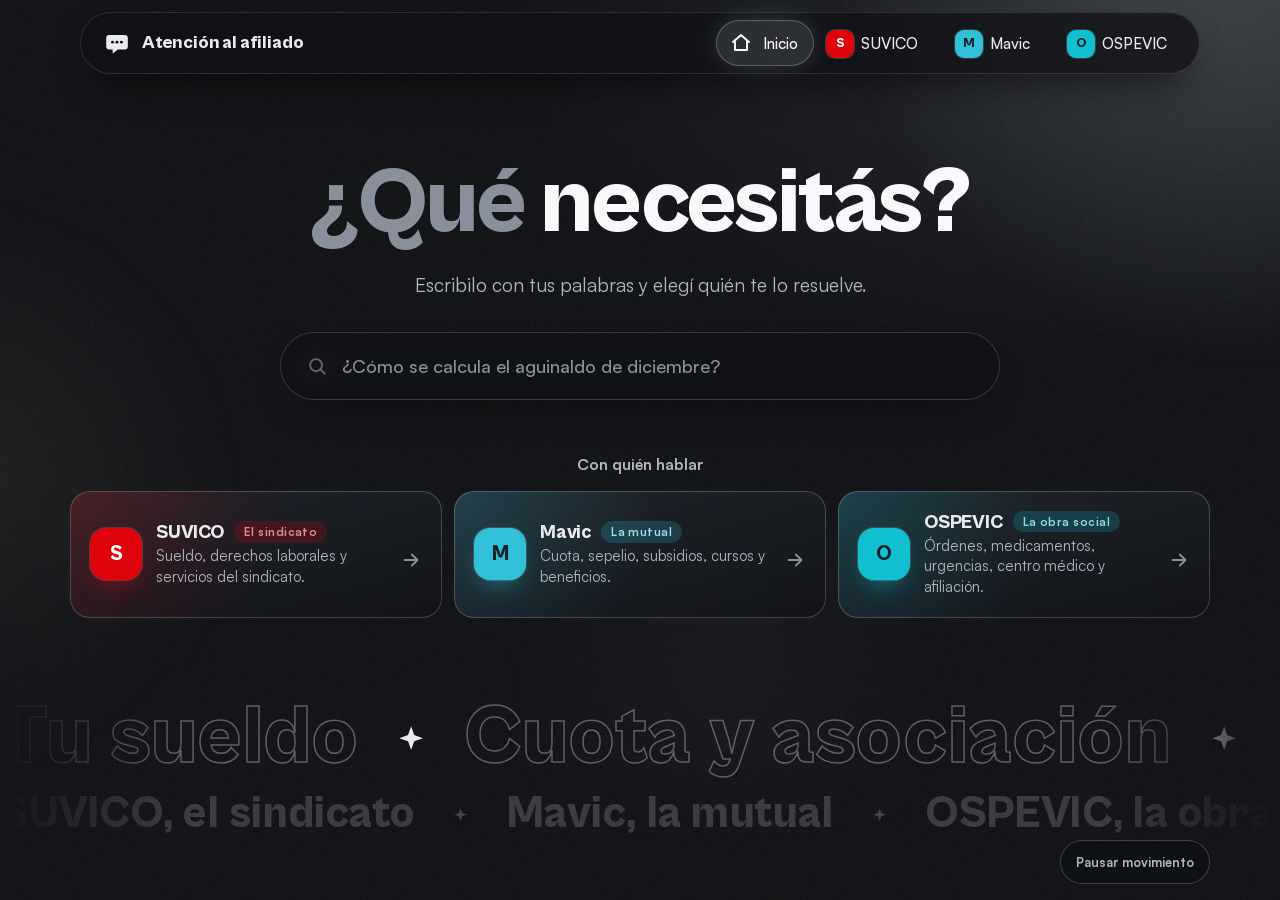
<file: index.html>
<!doctype html>
<html lang="es-AR">
<head>
  <meta charset="utf-8">
  <meta name="viewport" content="width=device-width,initial-scale=1,viewport-fit=cover">
  <meta name="robots" content="noindex">
  <meta name="color-scheme" content="dark">
  <meta name="theme-color" content="#0b0d10">
  <meta name="mobile-web-app-capable" content="yes">
  <meta name="apple-mobile-web-app-capable" content="yes">
  <meta name="apple-mobile-web-app-status-bar-style" content="black-translucent">
  <meta name="apple-mobile-web-app-title" content="Afiliados">
  <title>Atención al afiliado</title>
  <meta name="description" content="El chat de SUVICO, Mavic y OSPEVIC en un solo lugar. Escribí tu consulta y elegí quién te la resuelve: el sindicato, la mutual o la obra social.">
  <!--
    Lo que se ve al compartir el enlace (WhatsApp, redes): título, descripción e imagen.
    Quien arma esa vista previa necesita direcciones COMPLETAS: si la app cambia de dominio, hay
    que cambiar las dos de acá abajo (og:url y og:image). La imagen se genera con
    herramientas/compartir.js. Esto no tiene que ver con aparecer en Google (ver «robots» arriba).
  -->
  <meta property="og:type" content="website">
  <meta property="og:locale" content="es_AR">
  <meta property="og:site_name" content="Atención al afiliado">
  <meta property="og:title" content="Atención al afiliado · SUVICO, Mavic y OSPEVIC">
  <meta property="og:description" content="El chat de SUVICO, Mavic y OSPEVIC en un solo lugar. Escribí tu consulta y elegí quién te la resuelve: el sindicato, la mutual o la obra social.">
  <meta property="og:url" content="https://web.temacy.com/suvico-app/">
  <meta property="og:image" content="https://web.temacy.com/suvico-app/icons/compartir.png">
  <meta property="og:image:type" content="image/png">
  <meta property="og:image:width" content="1200">
  <meta property="og:image:height" content="630">
  <meta property="og:image:alt" content="¿Qué necesitás? El chat de SUVICO (el sindicato), Mavic (la mutual) y OSPEVIC (la obra social).">
  <meta name="twitter:card" content="summary_large_image">
  <meta name="twitter:title" content="Atención al afiliado · SUVICO, Mavic y OSPEVIC">
  <meta name="twitter:description" content="El chat de SUVICO, Mavic y OSPEVIC en un solo lugar. Escribí tu consulta y elegí quién te la resuelve.">
  <meta name="twitter:image" content="https://web.temacy.com/suvico-app/icons/compartir.png">
  <link rel="manifest" href="manifest.webmanifest">
  <link rel="icon" href="icons/icon.svg" type="image/svg+xml">
  <link rel="apple-touch-icon" href="icons/icon-192.png">
  <link rel="preload" href="fuentes/cabinet-grotesk-800.woff2" as="font" type="font/woff2" crossorigin>
  <link rel="preload" href="fuentes/satoshi-500.woff2" as="font" type="font/woff2" crossorigin>
  <!-- `?v=__SELLO__`: el deploy lo reemplaza por el identificador del commit, para que nadie reciba
       el archivo de la publicación anterior (ver sw.js). El service worker los busca por su ruta. -->
  <link rel="stylesheet" href="app.css?v=__SELLO__">
</head>
<body>
  <!--
    Versión 5, «neutra»: la versión 3 sin el color de ninguna entidad (grafito y luz blanca; el
    color lo trae cada entidad en lo suyo). Mismas piezas: píldoras de vidrio, títulos que suben
    palabra por palabra, cinta de texto.
    Se ve una cosa por vez, también en pantalla grande: el inicio o un chat. Las pestañas hacen de
    menú: abajo y flotando en el teléfono, arriba en la computadora.
    Los atributos de #app le dicen al movimiento qué hacer (ver movimiento.js):
      · class «estreno» y data-estreno: la entrada de la primera vez y cuánto dura;
      · data-flecha: qué flecha dibuja app.js en las filas;
      · data-luz: qué piezas llevan la luz que sigue al cursor.
  -->
  <div id="app" class="app estreno" data-vista="inicio" data-flecha="larga" data-estreno="2600" data-luz=".puertas .fila, .lista">

    <p id="sin-red" class="aviso-red" hidden>Sin conexión. Vas a poder escribir cuando vuelva.</p>

    <div class="escena">
      <aside id="inicio" class="inicio" aria-label="Inicio">
        <div class="luces" aria-hidden="true"><i></i><i></i><i></i></div>

        <div class="ancho">
          <header class="cabecera" data-avance>
            <p class="kicker">
              <svg viewBox="0 0 24 24" width="20" height="20" aria-hidden="true"><path fill="currentColor" d="M5 4.5h14a3 3 0 0 1 3 3V15a3 3 0 0 1-3 3h-6.2L8 21.6V18H5a3 3 0 0 1-3-3V7.5a3 3 0 0 1 3-3z"/><circle cx="7.9" cy="11.2" r="1.35" fill="#0b0d10"/><circle cx="12" cy="11.2" r="1.35" fill="#0b0d10"/><circle cx="16.1" cy="11.2" r="1.35" fill="#0b0d10"/></svg>
              <span data-app-nombre></span>
            </p>
            <h1><span class="pal"><span>¿Qué</span></span> <span class="pal hl"><span>necesitás?</span></span></h1>
            <p class="lead">Escribilo con tus palabras y elegí quién te lo resuelve.</p>
          </header>

          <form id="consulta" class="consulta" role="search" autocomplete="off">
            <label for="consulta-campo" class="solo-lector">Escribí tu consulta</label>
            <svg class="consulta-lupa" viewBox="0 0 24 24" width="22" height="22" aria-hidden="true"><circle cx="11" cy="11" r="6.5" fill="none" stroke="currentColor" stroke-width="2"/><path d="M16 16l4.5 4.5" fill="none" stroke="currentColor" stroke-width="2" stroke-linecap="round"/></svg>
            <input id="consulta-campo" type="text" inputmode="text" enterkeyhint="search" maxlength="500" placeholder="Escribí tu consulta">
            <span id="consulta-ejemplo" class="consulta-ejemplo" aria-hidden="true"></span>
            <button id="consulta-borrar" class="consulta-borrar" type="button" aria-label="Borrar y volver al inicio" hidden>
              <svg viewBox="0 0 24 24" width="18" height="18" aria-hidden="true"><path d="M6 6l12 12M18 6L6 18" fill="none" stroke="currentColor" stroke-width="2.2" stroke-linecap="round"/></svg>
            </button>
          </form>

          <!-- Con algo escrito o un tema elegido: las preguntas que coinciden y a quién mandarle la consulta -->
          <div id="resultados" class="resultados" hidden>
            <section id="res-temas" hidden>
              <h2 id="res-temas-rotulo" class="rotulo">Temas</h2>
              <ul id="res-temas-lista" class="filas lista"></ul>
            </section>
            <section id="res-enviar" hidden>
              <h2 id="res-enviar-rotulo" class="rotulo">Mandarle tu consulta a</h2>
              <ul id="res-enviar-lista" class="filas puertas"></ul>
              <p class="nota">Sólo viaja lo que escribiste acá. Nada de lo que hablaste con uno pasa a otro.</p>
            </section>
            <p id="res-corta" class="nota" hidden>Seguí escribiendo y elegí a quién mandársela.</p>
          </div>

          <!-- Sin nada escrito: las conversaciones y los temas -->
          <div id="portada" class="portada">
            <section class="tramo-puertas" aria-labelledby="conv-rotulo">
              <h2 id="conv-rotulo" class="rotulo">Con quién hablar</h2>
              <ul id="conversaciones" class="filas puertas"></ul>
              <p id="conv-nota" class="nota chica" hidden>Te avisamos de las respuestas mientras tengas la app abierta. Con la app cerrada no podemos avisarte.</p>
            </section>

            <!-- La cinta es adorno: la arma movimiento.js con los temas de entidades.js -->
            <div class="cinta-marco" data-revelar>
              <div class="cinta" data-cinta aria-hidden="true"></div>
              <button class="cinta-pausa" type="button" hidden>Pausar movimiento</button>
            </div>

            <div class="bento">
              <section id="pedidos" class="tramo-pedidos" aria-labelledby="pedidos-rotulo" data-revelar hidden>
                <h2 id="pedidos-rotulo" class="rotulo">Lo más pedido</h2>
                <div id="pedidos-lista" class="temas-lista"></div>
              </section>

              <section id="situaciones" class="tramo-temas" aria-labelledby="situaciones-rotulo" data-revelar hidden>
                <h2 id="situaciones-rotulo" class="rotulo">Por tema</h2>
                <ul id="situaciones-lista" class="filas lista"></ul>
              </section>

              <p class="nota privada" data-revelar>
                <svg viewBox="0 0 24 24" width="22" height="22" aria-hidden="true"><path d="M12 3l7 3v5.2c0 4.4-2.9 8.2-7 9.8-4.1-1.6-7-5.4-7-9.8V6l7-3z" fill="none" stroke="currentColor" stroke-width="2" stroke-linejoin="round"/><path d="M9 12l2.2 2.2L15.2 10" fill="none" stroke="currentColor" stroke-width="2" stroke-linecap="round" stroke-linejoin="round"/></svg>
                <span>Lo que hablás con el sindicato, la mutual o la obra social queda sólo ahí: no se comparte entre ellos.</span>
              </p>
            </div>

            <div id="instalar" class="caja destacada" hidden>
              <p id="instalar-texto"></p>
              <div class="caja-acciones">
                <button id="instalar-ok" class="boton" type="button" hidden>Instalar</button>
                <button id="instalar-no" class="boton-llano" type="button">Ahora no</button>
              </div>
            </div>

            <div id="olvidar" class="olvidar" hidden>
              <button id="olvidar-abrir" class="boton-llano" type="button">Borrar mis conversaciones de este dispositivo</button>
              <div id="olvidar-caja" class="caja" hidden>
                <p>Vas a dejar de ver tus conversaciones en este dispositivo. Lo que escribiste lo conservan el sindicato, la mutual y la obra social. Si estabas esperando una respuesta, no la vas a poder leer acá.</p>
                <div class="caja-acciones">
                  <button id="olvidar-ok" class="boton" type="button">Borrar</button>
                  <button id="olvidar-no" class="boton-llano" type="button">Cancelar</button>
                </div>
              </div>
            </div>
          </div>
        </div>
      </aside>

      <main id="contenido" class="charlas" aria-label="Conversación">
        <div id="marcos" class="marcos"></div>
      </main>
    </div>

    <!-- Las pestañas las arma app.js. La marca sólo se ve en pantalla grande, donde esto es el encabezado. -->
    <nav id="pestanas" class="pestanas" aria-label="Secciones">
      <span class="pestanas-marca" aria-hidden="true">
        <svg viewBox="0 0 24 24" width="26" height="26"><path fill="currentColor" d="M5 4.5h14a3 3 0 0 1 3 3V15a3 3 0 0 1-3 3h-6.2L8 21.6V18H5a3 3 0 0 1-3-3V7.5a3 3 0 0 1 3-3z"/><circle cx="7.9" cy="11.2" r="1.35" fill="#0b0d10"/><circle cx="12" cy="11.2" r="1.35" fill="#0b0d10"/><circle cx="16.1" cy="11.2" r="1.35" fill="#0b0d10"/></svg>
        <span data-app-nombre></span>
      </span>
    </nav>

    <!-- Avisos que aparecen arriba un momento: «te contestaron» (se toca para ir) y notas de la app.
         Al lector de pantalla se le dicen por #anuncio, que está siempre presente. -->
    <button id="novedad" class="globo" type="button" hidden></button>
    <p id="nota-app" class="globo nota-app" hidden></p>
    <p id="anuncio" class="solo-lector" role="status" aria-live="polite"></p>
  </div>

  <noscript><p class="sin-js">Esta app necesita JavaScript para abrir los chats.</p></noscript>

  <script src="entidades.js?v=__SELLO__"></script>
  <script src="comun.js?v=__SELLO__"></script>
  <script src="app.js?v=__SELLO__"></script>
  <script src="movimiento.js?v=__SELLO__"></script>
</body>
</html>
</file>
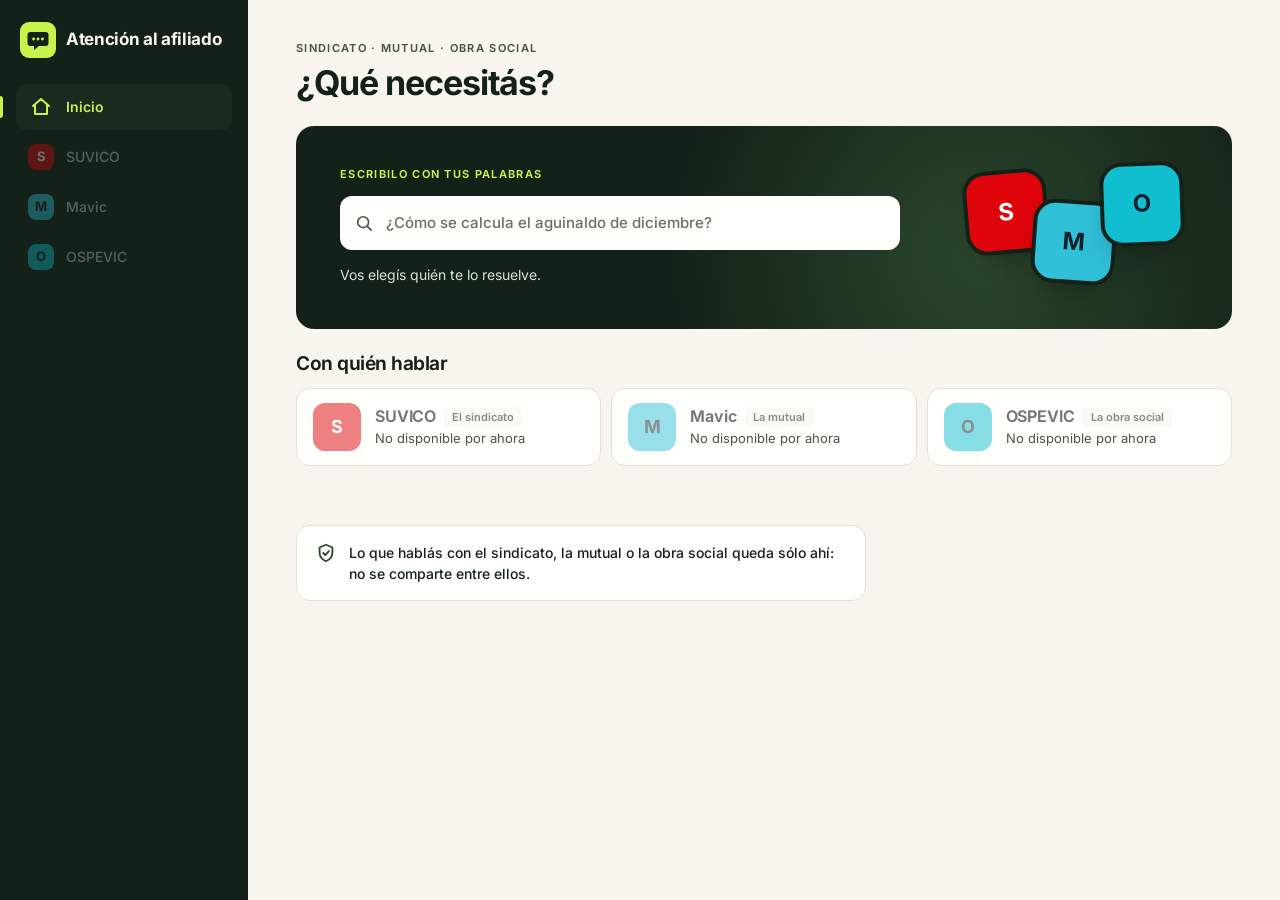
<file: v4/index.html>
<!doctype html>
<html lang="es-AR">
<head>
  <meta charset="utf-8">
  <meta name="viewport" content="width=device-width,initial-scale=1,viewport-fit=cover">
  <meta name="robots" content="noindex">
  <meta name="color-scheme" content="light">
  <meta name="theme-color" content="#142118">
  <meta name="mobile-web-app-capable" content="yes">
  <meta name="apple-mobile-web-app-capable" content="yes">
  <meta name="apple-mobile-web-app-status-bar-style" content="black-translucent">
  <meta name="apple-mobile-web-app-title" content="Afiliados">
  <title>Atención al afiliado</title>
  <link rel="manifest" href="manifest.webmanifest">
  <link rel="icon" href="icons/icon.svg" type="image/svg+xml">
  <link rel="apple-touch-icon" href="icons/icon-192.png">
  <link rel="preload" href="fuentes/inter-latin-variable.woff2" as="font" type="font/woff2" crossorigin>
  <link rel="stylesheet" href="app.css">
</head>
<body>
  <!--
    Versión 4, «bosque y lima»: el lenguaje de FitApp (colores de temacy.ar: verde bosque, lima y
    hueso; tipografía Inter; barra oscura arriba, navegación abajo en el teléfono y al costado en
    la computadora; tarjetas claras con borde fino).
    Se ve una cosa por vez, también en pantalla grande: el inicio o un chat.
    La lógica (app.js) y el movimiento de adorno (movimiento.js) son los mismos de la versión 3;
    acá cambia la piel. De movimiento.js esta piel usa la entrada de la primera vez (.estreno) y el
    entrar al desplazar (data-revelar). «data-quienes» le pide a app.js los logos de las tres entidades.
  -->
  <div id="app" class="app estreno" data-vista="inicio" data-estreno="1300">

    <p id="sin-red" class="aviso-red" hidden>Sin conexión. Vas a poder escribir cuando vuelva.</p>

    <!-- La barra de arriba (teléfono). En pantalla grande la marca va en el menú del costado. -->
    <header class="tope">
      <span class="marca">
        <svg viewBox="0 0 36 36" width="34" height="34" aria-hidden="true"><rect width="36" height="36" rx="9" fill="#C8F24C"/><path fill="#142118" d="M10.5 10h15a3 3 0 0 1 3 3v8a3 3 0 0 1-3 3h-6.6l-4.9 3.9V24h-3.5a3 3 0 0 1-3-3v-8a3 3 0 0 1 3-3z"/><circle cx="13.6" cy="17" r="1.45" fill="#C8F24C"/><circle cx="18" cy="17" r="1.45" fill="#C8F24C"/><circle cx="22.4" cy="17" r="1.45" fill="#C8F24C"/></svg>
        <span data-app-nombre></span>
      </span>
    </header>

    <div class="escena">
      <aside id="inicio" class="inicio" aria-label="Inicio">
        <div class="ancho">
          <header class="cabecera">
            <p class="eyebrow">Sindicato · Mutual · Obra social</p>
            <h1>¿Qué necesitás?</h1>
          </header>

          <!-- El campo de consulta, en una pieza oscura: lo primero que se hace en la app. -->
          <div class="heroe">
            <div class="heroe-quienes" data-quienes aria-hidden="true"></div>
            <p class="eyebrow">Escribilo con tus palabras</p>
            <form id="consulta" class="consulta" role="search" autocomplete="off">
              <label for="consulta-campo" class="solo-lector">Escribí tu consulta</label>
              <svg class="consulta-lupa" viewBox="0 0 24 24" width="20" height="20" aria-hidden="true"><circle cx="11" cy="11" r="6.5" fill="none" stroke="currentColor" stroke-width="2"/><path d="M16 16l4.5 4.5" fill="none" stroke="currentColor" stroke-width="2" stroke-linecap="round"/></svg>
              <input id="consulta-campo" type="text" inputmode="text" enterkeyhint="search" maxlength="500" placeholder="Escribí tu consulta">
              <span id="consulta-ejemplo" class="consulta-ejemplo" aria-hidden="true"></span>
              <button id="consulta-borrar" class="consulta-borrar" type="button" aria-label="Borrar y volver al inicio" hidden>
                <svg viewBox="0 0 24 24" width="18" height="18" aria-hidden="true"><path d="M6 6l12 12M18 6L6 18" fill="none" stroke="currentColor" stroke-width="2.2" stroke-linecap="round"/></svg>
              </button>
            </form>
            <p class="heroe-nota">Vos elegís quién te lo resuelve.</p>
          </div>

          <!-- Con algo escrito o un tema elegido: las preguntas que coinciden y a quién mandarle la consulta -->
          <div id="resultados" class="resultados" hidden>
            <section id="res-temas" hidden>
              <h2 id="res-temas-rotulo" class="rotulo">Temas</h2>
              <ul id="res-temas-lista" class="filas lista"></ul>
            </section>
            <section id="res-enviar" hidden>
              <h2 id="res-enviar-rotulo" class="rotulo">Mandarle tu consulta a</h2>
              <ul id="res-enviar-lista" class="filas puertas"></ul>
              <p class="nota">Sólo viaja lo que escribiste acá. Nada de lo que hablaste con uno pasa a otro.</p>
            </section>
            <p id="res-corta" class="nota" hidden>Seguí escribiendo y elegí a quién mandársela.</p>
          </div>

          <!-- Sin nada escrito: las conversaciones y los temas -->
          <div id="portada" class="portada">
            <section class="tramo-puertas" aria-labelledby="conv-rotulo">
              <h2 id="conv-rotulo" class="rotulo">Con quién hablar</h2>
              <ul id="conversaciones" class="filas puertas"></ul>
              <p id="conv-nota" class="nota chica" hidden>Te avisamos de las respuestas mientras tengas la app abierta. Con la app cerrada no podemos avisarte.</p>
            </section>

            <section id="pedidos" class="tramo-pedidos" aria-labelledby="pedidos-rotulo" data-revelar hidden>
              <h2 id="pedidos-rotulo" class="rotulo">Lo más pedido</h2>
              <div id="pedidos-lista" class="temas-lista"></div>
            </section>

            <div class="dos">
              <section id="situaciones" class="tramo-temas" aria-labelledby="situaciones-rotulo" data-revelar hidden>
                <h2 id="situaciones-rotulo" class="rotulo">Por tema</h2>
                <ul id="situaciones-lista" class="filas lista"></ul>
              </section>

              <div class="lado">
                <p class="nota privada" data-revelar>
                  <svg viewBox="0 0 24 24" width="22" height="22" aria-hidden="true"><path d="M12 3l7 3v5.2c0 4.4-2.9 8.2-7 9.8-4.1-1.6-7-5.4-7-9.8V6l7-3z" fill="none" stroke="currentColor" stroke-width="2" stroke-linejoin="round"/><path d="M9 12l2.2 2.2L15.2 10" fill="none" stroke="currentColor" stroke-width="2" stroke-linecap="round" stroke-linejoin="round"/></svg>
                  <span>Lo que hablás con el sindicato, la mutual o la obra social queda sólo ahí: no se comparte entre ellos.</span>
                </p>

                <div id="instalar" class="caja destacada" hidden>
                  <p id="instalar-texto"></p>
                  <div class="caja-acciones">
                    <button id="instalar-ok" class="boton" type="button" hidden>Instalar</button>
                    <button id="instalar-no" class="boton-llano" type="button">Ahora no</button>
                  </div>
                </div>

                <div id="olvidar" class="olvidar" hidden>
                  <button id="olvidar-abrir" class="boton-llano" type="button">Borrar mis conversaciones de este dispositivo</button>
                  <div id="olvidar-caja" class="caja" hidden>
                    <p>Vas a dejar de ver tus conversaciones en este dispositivo. Lo que escribiste lo conservan el sindicato, la mutual y la obra social. Si estabas esperando una respuesta, no la vas a poder leer acá.</p>
                    <div class="caja-acciones">
                      <button id="olvidar-ok" class="boton" type="button">Borrar</button>
                      <button id="olvidar-no" class="boton-llano" type="button">Cancelar</button>
                    </div>
                  </div>
                </div>
              </div>
            </div>
          </div>
        </div>
      </aside>

      <main id="contenido" class="charlas" aria-label="Conversación">
        <div id="marcos" class="marcos"></div>
      </main>
    </div>

    <!-- Las pestañas las arma app.js: abajo en el teléfono, menú al costado en pantalla grande (ahí lleva la marca). -->
    <nav id="pestanas" class="pestanas" aria-label="Secciones">
      <span class="pestanas-marca" aria-hidden="true">
        <svg viewBox="0 0 36 36" width="36" height="36"><rect width="36" height="36" rx="9" fill="#C8F24C"/><path fill="#142118" d="M10.5 10h15a3 3 0 0 1 3 3v8a3 3 0 0 1-3 3h-6.6l-4.9 3.9V24h-3.5a3 3 0 0 1-3-3v-8a3 3 0 0 1 3-3z"/><circle cx="13.6" cy="17" r="1.45" fill="#C8F24C"/><circle cx="18" cy="17" r="1.45" fill="#C8F24C"/><circle cx="22.4" cy="17" r="1.45" fill="#C8F24C"/></svg>
        <span data-app-nombre></span>
      </span>
    </nav>

    <!-- Avisos que aparecen arriba un momento: «te contestaron» (se toca para ir) y notas de la app.
         Al lector de pantalla se le dicen por #anuncio, que está siempre presente. -->
    <button id="novedad" class="globo" type="button" hidden></button>
    <p id="nota-app" class="globo nota-app" hidden></p>
    <p id="anuncio" class="solo-lector" role="status" aria-live="polite"></p>
  </div>

  <noscript><p class="sin-js">Esta app necesita JavaScript para abrir los chats.</p></noscript>

  <script src="entidades.js"></script>
  <script src="comun.js"></script>
  <script src="app.js"></script>
  <script src="movimiento.js"></script>
</body>
</html>
</file>
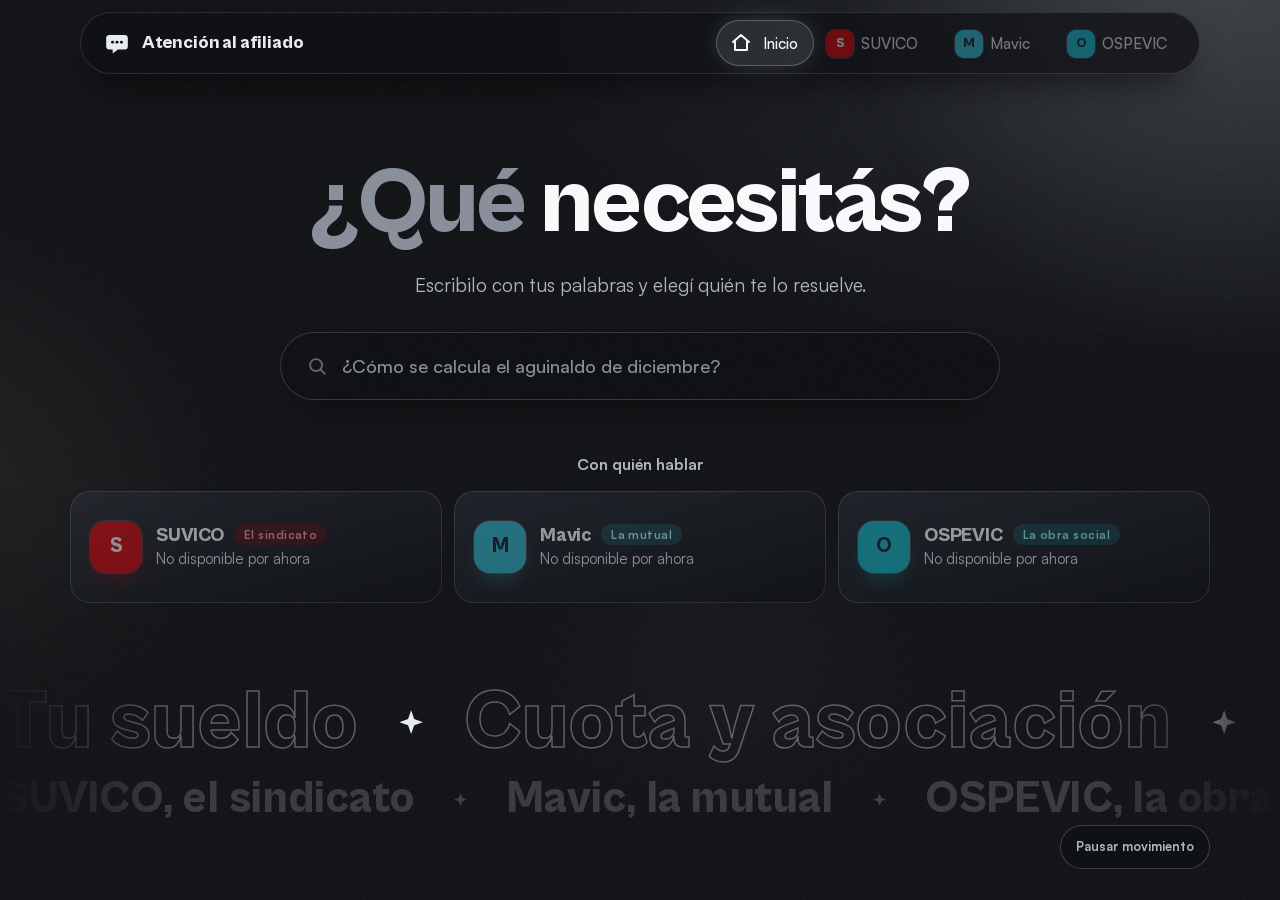
<file: v5/index.html>
<!doctype html>
<html lang="es-AR">
<head>
  <meta charset="utf-8">
  <meta name="viewport" content="width=device-width,initial-scale=1,viewport-fit=cover">
  <meta name="robots" content="noindex">
  <meta name="color-scheme" content="dark">
  <meta name="theme-color" content="#0b0d10">
  <meta name="mobile-web-app-capable" content="yes">
  <meta name="apple-mobile-web-app-capable" content="yes">
  <meta name="apple-mobile-web-app-status-bar-style" content="black-translucent">
  <meta name="apple-mobile-web-app-title" content="Afiliados">
  <title>Atención al afiliado</title>
  <link rel="manifest" href="manifest.webmanifest">
  <link rel="icon" href="icons/icon.svg" type="image/svg+xml">
  <link rel="apple-touch-icon" href="icons/icon-192.png">
  <link rel="preload" href="fuentes/cabinet-grotesk-800.woff2" as="font" type="font/woff2" crossorigin>
  <link rel="preload" href="fuentes/satoshi-500.woff2" as="font" type="font/woff2" crossorigin>
  <link rel="stylesheet" href="app.css">
</head>
<body>
  <!--
    Versión 5, «neutra»: la versión 3 sin el color de ninguna entidad (grafito y luz blanca; el
    color lo trae cada entidad en lo suyo). Mismas piezas: píldoras de vidrio, títulos que suben
    palabra por palabra, cinta de texto.
    Se ve una cosa por vez, también en pantalla grande: el inicio o un chat. Las pestañas hacen de
    menú: abajo y flotando en el teléfono, arriba en la computadora.
    Los atributos de #app le dicen al movimiento qué hacer (ver movimiento.js):
      · class «estreno» y data-estreno: la entrada de la primera vez y cuánto dura;
      · data-flecha: qué flecha dibuja app.js en las filas;
      · data-luz: qué piezas llevan la luz que sigue al cursor.
  -->
  <div id="app" class="app estreno" data-vista="inicio" data-flecha="larga" data-estreno="2600" data-luz=".puertas .fila, .lista">

    <p id="sin-red" class="aviso-red" hidden>Sin conexión. Vas a poder escribir cuando vuelva.</p>

    <div class="escena">
      <aside id="inicio" class="inicio" aria-label="Inicio">
        <div class="luces" aria-hidden="true"><i></i><i></i><i></i></div>

        <div class="ancho">
          <header class="cabecera" data-avance>
            <p class="kicker">
              <svg viewBox="0 0 24 24" width="20" height="20" aria-hidden="true"><path fill="currentColor" d="M5 4.5h14a3 3 0 0 1 3 3V15a3 3 0 0 1-3 3h-6.2L8 21.6V18H5a3 3 0 0 1-3-3V7.5a3 3 0 0 1 3-3z"/><circle cx="7.9" cy="11.2" r="1.35" fill="#0b0d10"/><circle cx="12" cy="11.2" r="1.35" fill="#0b0d10"/><circle cx="16.1" cy="11.2" r="1.35" fill="#0b0d10"/></svg>
              <span data-app-nombre></span>
            </p>
            <h1><span class="pal"><span>¿Qué</span></span> <span class="pal hl"><span>necesitás?</span></span></h1>
            <p class="lead">Escribilo con tus palabras y elegí quién te lo resuelve.</p>
          </header>

          <form id="consulta" class="consulta" role="search" autocomplete="off">
            <label for="consulta-campo" class="solo-lector">Escribí tu consulta</label>
            <svg class="consulta-lupa" viewBox="0 0 24 24" width="22" height="22" aria-hidden="true"><circle cx="11" cy="11" r="6.5" fill="none" stroke="currentColor" stroke-width="2"/><path d="M16 16l4.5 4.5" fill="none" stroke="currentColor" stroke-width="2" stroke-linecap="round"/></svg>
            <input id="consulta-campo" type="text" inputmode="text" enterkeyhint="search" maxlength="500" placeholder="Escribí tu consulta">
            <span id="consulta-ejemplo" class="consulta-ejemplo" aria-hidden="true"></span>
            <button id="consulta-borrar" class="consulta-borrar" type="button" aria-label="Borrar y volver al inicio" hidden>
              <svg viewBox="0 0 24 24" width="18" height="18" aria-hidden="true"><path d="M6 6l12 12M18 6L6 18" fill="none" stroke="currentColor" stroke-width="2.2" stroke-linecap="round"/></svg>
            </button>
          </form>

          <!-- Con algo escrito o un tema elegido: las preguntas que coinciden y a quién mandarle la consulta -->
          <div id="resultados" class="resultados" hidden>
            <section id="res-temas" hidden>
              <h2 id="res-temas-rotulo" class="rotulo">Temas</h2>
              <ul id="res-temas-lista" class="filas lista"></ul>
            </section>
            <section id="res-enviar" hidden>
              <h2 id="res-enviar-rotulo" class="rotulo">Mandarle tu consulta a</h2>
              <ul id="res-enviar-lista" class="filas puertas"></ul>
              <p class="nota">Sólo viaja lo que escribiste acá. Nada de lo que hablaste con uno pasa a otro.</p>
            </section>
            <p id="res-corta" class="nota" hidden>Seguí escribiendo y elegí a quién mandársela.</p>
          </div>

          <!-- Sin nada escrito: las conversaciones y los temas -->
          <div id="portada" class="portada">
            <section class="tramo-puertas" aria-labelledby="conv-rotulo">
              <h2 id="conv-rotulo" class="rotulo">Con quién hablar</h2>
              <ul id="conversaciones" class="filas puertas"></ul>
              <p id="conv-nota" class="nota chica" hidden>Te avisamos de las respuestas mientras tengas la app abierta. Con la app cerrada no podemos avisarte.</p>
            </section>

            <!-- La cinta es adorno: la arma movimiento.js con los temas de entidades.js -->
            <div class="cinta-marco" data-revelar>
              <div class="cinta" data-cinta aria-hidden="true"></div>
              <button class="cinta-pausa" type="button" hidden>Pausar movimiento</button>
            </div>

            <div class="bento">
              <section id="pedidos" class="tramo-pedidos" aria-labelledby="pedidos-rotulo" data-revelar hidden>
                <h2 id="pedidos-rotulo" class="rotulo">Lo más pedido</h2>
                <div id="pedidos-lista" class="temas-lista"></div>
              </section>

              <section id="situaciones" class="tramo-temas" aria-labelledby="situaciones-rotulo" data-revelar hidden>
                <h2 id="situaciones-rotulo" class="rotulo">Por tema</h2>
                <ul id="situaciones-lista" class="filas lista"></ul>
              </section>

              <p class="nota privada" data-revelar>
                <svg viewBox="0 0 24 24" width="22" height="22" aria-hidden="true"><path d="M12 3l7 3v5.2c0 4.4-2.9 8.2-7 9.8-4.1-1.6-7-5.4-7-9.8V6l7-3z" fill="none" stroke="currentColor" stroke-width="2" stroke-linejoin="round"/><path d="M9 12l2.2 2.2L15.2 10" fill="none" stroke="currentColor" stroke-width="2" stroke-linecap="round" stroke-linejoin="round"/></svg>
                <span>Lo que hablás con el sindicato, la mutual o la obra social queda sólo ahí: no se comparte entre ellos.</span>
              </p>
            </div>

            <div id="instalar" class="caja destacada" hidden>
              <p id="instalar-texto"></p>
              <div class="caja-acciones">
                <button id="instalar-ok" class="boton" type="button" hidden>Instalar</button>
                <button id="instalar-no" class="boton-llano" type="button">Ahora no</button>
              </div>
            </div>

            <div id="olvidar" class="olvidar" hidden>
              <button id="olvidar-abrir" class="boton-llano" type="button">Borrar mis conversaciones de este dispositivo</button>
              <div id="olvidar-caja" class="caja" hidden>
                <p>Vas a dejar de ver tus conversaciones en este dispositivo. Lo que escribiste lo conservan el sindicato, la mutual y la obra social. Si estabas esperando una respuesta, no la vas a poder leer acá.</p>
                <div class="caja-acciones">
                  <button id="olvidar-ok" class="boton" type="button">Borrar</button>
                  <button id="olvidar-no" class="boton-llano" type="button">Cancelar</button>
                </div>
              </div>
            </div>
          </div>
        </div>
      </aside>

      <main id="contenido" class="charlas" aria-label="Conversación">
        <div id="marcos" class="marcos"></div>
      </main>
    </div>

    <!-- Las pestañas las arma app.js. La marca sólo se ve en pantalla grande, donde esto es el encabezado. -->
    <nav id="pestanas" class="pestanas" aria-label="Secciones">
      <span class="pestanas-marca" aria-hidden="true">
        <svg viewBox="0 0 24 24" width="26" height="26"><path fill="currentColor" d="M5 4.5h14a3 3 0 0 1 3 3V15a3 3 0 0 1-3 3h-6.2L8 21.6V18H5a3 3 0 0 1-3-3V7.5a3 3 0 0 1 3-3z"/><circle cx="7.9" cy="11.2" r="1.35" fill="#0b0d10"/><circle cx="12" cy="11.2" r="1.35" fill="#0b0d10"/><circle cx="16.1" cy="11.2" r="1.35" fill="#0b0d10"/></svg>
        <span data-app-nombre></span>
      </span>
    </nav>

    <!-- Avisos que aparecen arriba un momento: «te contestaron» (se toca para ir) y notas de la app.
         Al lector de pantalla se le dicen por #anuncio, que está siempre presente. -->
    <button id="novedad" class="globo" type="button" hidden></button>
    <p id="nota-app" class="globo nota-app" hidden></p>
    <p id="anuncio" class="solo-lector" role="status" aria-live="polite"></p>
  </div>

  <noscript><p class="sin-js">Esta app necesita JavaScript para abrir los chats.</p></noscript>

  <script src="entidades.js"></script>
  <script src="comun.js"></script>
  <script src="app.js"></script>
  <script src="movimiento.js"></script>
</body>
</html>
</file>
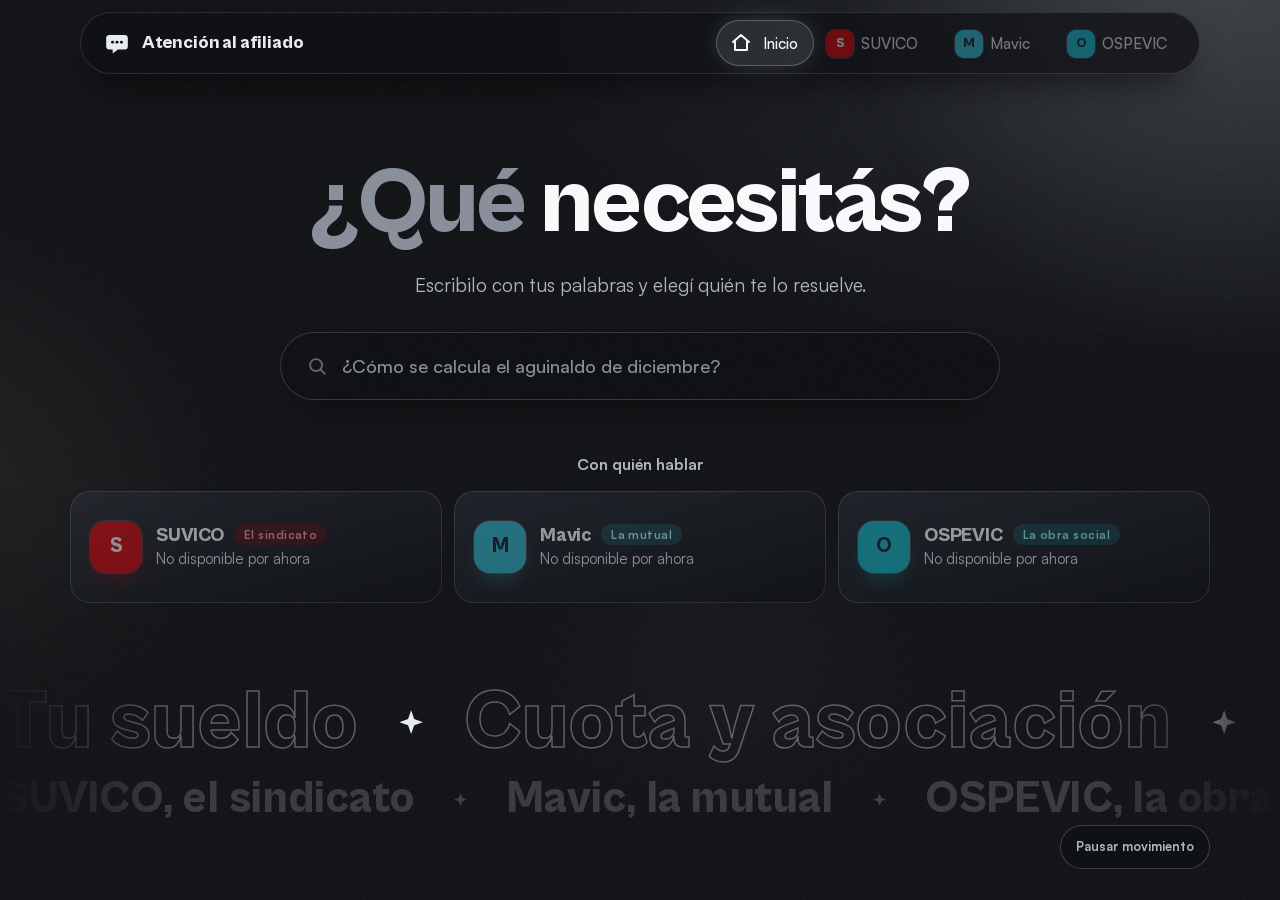
<file: charla.html>
<!doctype html>
<html lang="es-AR">
<head>
  <meta charset="utf-8">
  <meta name="viewport" content="width=device-width,initial-scale=1,viewport-fit=cover">
  <meta name="robots" content="noindex">
  <meta name="color-scheme" content="light">
  <title>Chat</title>
  <link rel="stylesheet" href="charla.css?v=__SELLO__">
</head>
<body>
  <!-- El chat de UNA entidad. Vive dentro de un marco de la app (index.html): no se abre suelto. -->
  <div id="estado" class="estado" data-estado="cargando">
    <div class="esqueleto" aria-hidden="true">
      <div class="esq-cabeza"><span class="esq-avatar"></span><span class="esq-lineas"><span class="esq-linea"></span><span class="esq-linea fina"></span></span></div>
      <div class="esq-burbuja"></div>
      <div class="esq-burbuja corta"></div>
      <div class="esq-pie"></div>
    </div>
    <div class="estado-aviso" role="status">
      <p id="estado-texto"></p>
      <button id="reintentar" class="boton" type="button" hidden>Reintentar</button>
    </div>
  </div>

  <script src="entidades.js?v=__SELLO__"></script>
  <script src="comun.js?v=__SELLO__"></script>
  <script src="charla.js?v=__SELLO__"></script>
</body>
</html>
</file>
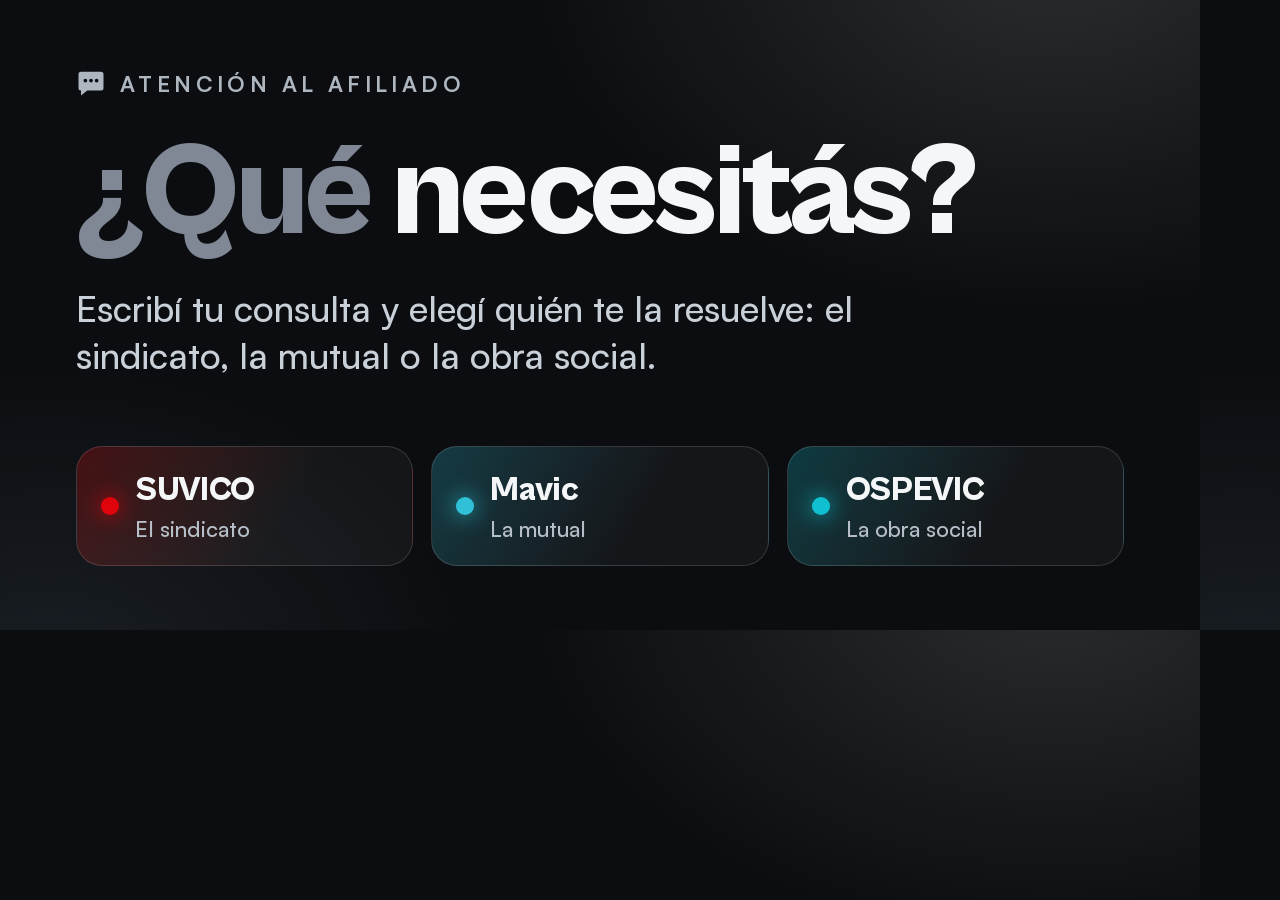
<file: herramientas/compartir.html>
<!doctype html>
<html lang="es-AR">
<head>
  <meta charset="utf-8">
  <meta name="robots" content="noindex">
  <title>Imagen para compartir</title>
  <!--
    La imagen que se ve al compartir el enlace de la app (WhatsApp, redes): 1200×630.
    No es parte de la app. `node herramientas/compartir.js` la dibuja y la guarda en
    icons/compartir.png, que es la que nombra index.html en `og:image`.
    Usa la misma piel que la app: grafito, luz blanca y el color sólo en cada entidad.
    Si cambia el nombre de la app o una entidad, se cambia acá y se vuelve a generar.
  -->
  <style>
    @font-face { font-family: "Cabinet Grotesk"; font-weight: 800; src: url("../fuentes/cabinet-grotesk-800.woff2") format("woff2"); }
    @font-face { font-family: "Satoshi"; font-weight: 500; src: url("../fuentes/satoshi-500.woff2") format("woff2"); }
    @font-face { font-family: "Satoshi"; font-weight: 700; src: url("../fuentes/satoshi-700.woff2") format("woff2"); }
    * { box-sizing: border-box; margin: 0; }
    html, body { width: 1200px; height: 630px; overflow: hidden; }
    body {
      position: relative; padding: 68px 76px; color: #f4f6f8; font-family: "Satoshi", system-ui, sans-serif;
      background:
        radial-gradient(760px 520px at 88% -8%, rgba(255, 255, 255, .13), transparent 70%),
        radial-gradient(620px 460px at 4% 108%, rgba(160, 190, 220, .10), transparent 70%),
        #0b0d10;
    }
    .rotulo { display: flex; align-items: center; gap: 14px; font-weight: 700; font-size: 22px; letter-spacing: .2em; color: #aeb6c0; }
    .rotulo svg { width: 30px; height: 30px; }
    h1 { margin-top: 30px; font-family: "Cabinet Grotesk", system-ui, sans-serif; font-weight: 800; font-size: 132px; line-height: 1; letter-spacing: -.035em; }
    h1 span { color: #7f8894; }
    p { margin-top: 26px; max-width: 880px; font-weight: 500; font-size: 36px; line-height: 1.3; color: #c9d0d8; }
    .entidades { position: absolute; left: 76px; right: 76px; bottom: 64px; display: flex; gap: 18px; }
    .entidad {
      flex: 1; display: flex; align-items: center; gap: 16px; padding: 22px 24px; border-radius: 26px;
      border: 1px solid rgba(255, 255, 255, .14);
      background: linear-gradient(120deg, color-mix(in srgb, var(--marca) 26%, transparent), rgba(255, 255, 255, .04) 62%);
    }
    .punto { flex: none; width: 18px; height: 18px; border-radius: 50%; background: var(--marca); box-shadow: 0 0 22px var(--marca); }
    .entidad b { display: block; font-family: "Cabinet Grotesk", system-ui, sans-serif; font-weight: 800; font-size: 34px; letter-spacing: -.01em; }
    .entidad small { display: block; margin-top: 2px; font-weight: 500; font-size: 22px; color: #b6bec8; }
  </style>
</head>
<body>
  <div class="rotulo">
    <svg viewBox="0 0 24 24" fill="#aeb6c0" aria-hidden="true"><path d="M4 3h16a2 2 0 0 1 2 2v11a2 2 0 0 1-2 2H9l-5 4v-4a2 2 0 0 1-2-2V5a2 2 0 0 1 2-2zm3.5 8.5a1.5 1.5 0 1 0 0-3 1.5 1.5 0 0 0 0 3zm4.5 0a1.5 1.5 0 1 0 0-3 1.5 1.5 0 0 0 0 3zm4.5 0a1.5 1.5 0 1 0 0-3 1.5 1.5 0 0 0 0 3z"/></svg>
    ATENCIÓN AL AFILIADO
  </div>
  <h1><span>¿Qué</span> necesitás?</h1>
  <p>Escribí tu consulta y elegí quién te la resuelve: el sindicato, la mutual o la obra social.</p>
  <div class="entidades">
    <div class="entidad" style="--marca: #DF040B"><i class="punto"></i><div><b>SUVICO</b><small>El sindicato</small></div></div>
    <div class="entidad" style="--marca: #30C0D8"><i class="punto"></i><div><b>Mavic</b><small>La mutual</small></div></div>
    <div class="entidad" style="--marca: #10C0D0"><i class="punto"></i><div><b>OSPEVIC</b><small>La obra social</small></div></div>
  </div>
</body>
</html>
</file>
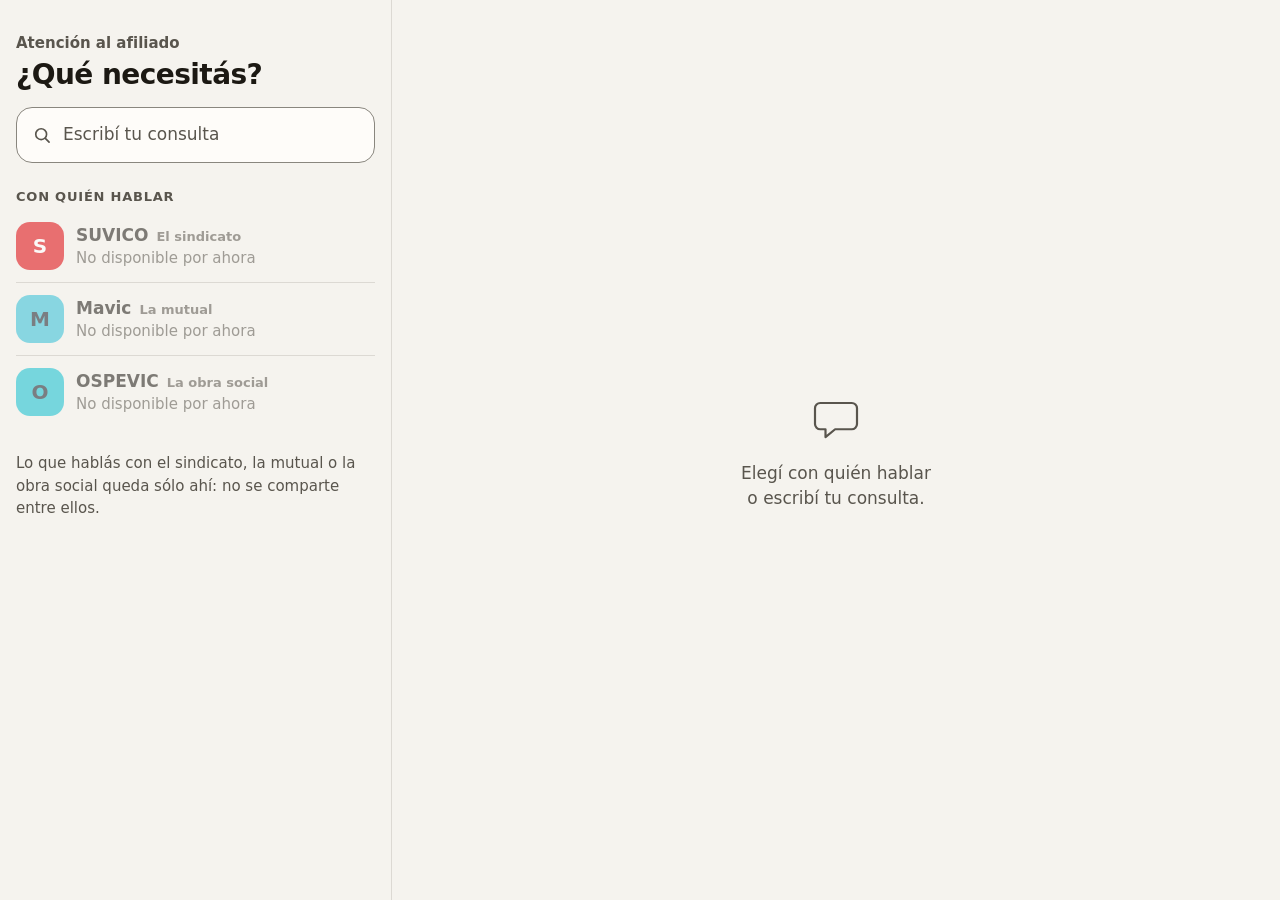
<file: v2/charla.html>
<!doctype html>
<html lang="es-AR">
<head>
  <meta charset="utf-8">
  <meta name="viewport" content="width=device-width,initial-scale=1,viewport-fit=cover">
  <meta name="robots" content="noindex">
  <title>Chat</title>
  <link rel="stylesheet" href="charla.css">
</head>
<body>
  <!-- El chat de UNA entidad. Vive dentro de un marco de la app (index.html): no se abre suelto. -->
  <div id="estado" class="estado" data-estado="cargando">
    <div class="esqueleto" aria-hidden="true">
      <div class="esq-cabeza"><span class="esq-avatar"></span><span class="esq-linea"></span></div>
      <div class="esq-burbuja"></div>
      <div class="esq-burbuja corta"></div>
    </div>
    <div class="estado-aviso" role="status">
      <p id="estado-texto"></p>
      <button id="reintentar" class="boton" type="button" hidden>Reintentar</button>
    </div>
  </div>

  <script src="entidades.js"></script>
  <script src="comun.js"></script>
  <script src="charla.js"></script>
</body>
</html>
</file>
<file: app.css>
/*
 * Web app del grupo, versión 5: «neutra». Teléfono primero.
 *
 * Es la versión 3 sin el color de nadie: la v3 tomaba el turquesa y el azul de noche del sitio de
 * Mavic, y el inicio de una app de tres entidades no puede parecer de una. Acá la base es grafito
 * y la luz es blanca; el único color de la pantalla es el de cada entidad, en lo que es suyo: su
 * pieza, su etiqueta, su logo (--marca, que escribe app.js). El contenido, la forma (píldoras,
 * vidrio, títulos en Cabinet Grotesk, texto en Satoshi) y el movimiento son los de la v3.
 *
 * Movimiento, con la misma curva del sitio (--ease): la entrada de la primera vez es CSS puro
 * (.estreno); pasar de una vista a otra es una transición del navegador (::view-transition); lo
 * demás (entrar al desplazar, la luz del cursor, la cinta) lo enciende movimiento.js. Todo se
 * apaga con «menos movimiento», y sin JavaScript no queda nada oculto.
 *
 * Las tipografías van en la carpeta fuentes/ (sin pedirle nada a otro sitio: tiene que abrir sin
 * red). Son de Fontshare, licencia ITF Free Font License: ver LEEME.md.
 */
@font-face { font-family: "Cabinet Grotesk"; src: url("fuentes/cabinet-grotesk-800.woff2") format("woff2"); font-weight: 800; font-style: normal; font-display: swap; }
@font-face { font-family: "Satoshi"; src: url("fuentes/satoshi-400.woff2") format("woff2"); font-weight: 400; font-style: normal; font-display: swap; }
@font-face { font-family: "Satoshi"; src: url("fuentes/satoshi-500.woff2") format("woff2"); font-weight: 500; font-style: normal; font-display: swap; }
@font-face { font-family: "Satoshi"; src: url("fuentes/satoshi-700.woff2") format("woff2"); font-weight: 700; font-style: normal; font-display: swap; }

:root {
  color-scheme: dark;
  --acento: #e8ebf0;        /* la luz: sin color, para que el color sea el de cada entidad */
  --acento-luz: #f8f9fb;
  --acento-hondo: #c3c8d1;
  --noche: #0b0d10;         /* el fondo: grafito */
  --ink: #14171c;
  --ink-2: #1b1f25;
  --ink-3: #2a2f38;
  --texto: #e9ebef;
  --texto-2: #b0b6c0;       /* 9,5:1 sobre el fondo */
  --texto-3: #8a909b;       /* 6:1 */
  --linea: rgba(255, 255, 255, .1);
  --linea-2: rgba(255, 255, 255, .2);
  --vidrio: rgba(24, 27, 33, .66);
  --papel: #f1f2f5;         /* lo claro: el chat, que es una ventana encendida */
  --aviso-fondo: #ffe9a3;
  --aviso-tinta: #4a3700;
  --tarjeta: linear-gradient(165deg, rgba(46, 51, 61, .5), rgba(18, 20, 25, .86));

  /* el color de una entidad: lo pone app.js en cada pieza que la representa */
  --marca: var(--acento);
  --marca-tinta: var(--noche);

  --display: "Cabinet Grotesk", "Satoshi", system-ui, sans-serif;
  --cuerpo: "Satoshi", system-ui, -apple-system, "Segoe UI", Roboto, sans-serif;
  --r-xl: 28px; --r-lg: 20px; --r: 14px; --r-sm: 10px;
  --ease: cubic-bezier(.2, .7, .1, 1);
  --borde: 18px;            /* el aire a los costados */
  --barra: 64px;            /* alto de las pestañas flotantes del teléfono */
  --z-pestanas: 10;
  --z-globo: 20;
}

* { box-sizing: border-box; }
html { -webkit-text-size-adjust: 100%; background: var(--noche); }
html, body { height: 100%; margin: 0; overflow: hidden; }
body {
  background: var(--noche);
  color: var(--texto);
  font: 400 1.0625rem/1.55 var(--cuerpo);
  -webkit-font-smoothing: antialiased;
  -webkit-tap-highlight-color: transparent;
}
[hidden] { display: none !important; }
a { color: inherit; text-decoration: none; }
button { font: inherit; color: inherit; }
h1, h2, p, ul { margin: 0; }
ul { padding: 0; list-style: none; }
:focus-visible { outline: 3px solid var(--acento-luz); outline-offset: 3px; border-radius: 10px; }
::selection { background: var(--acento); color: var(--noche); }
.solo-lector { position: absolute; width: 1px; height: 1px; margin: -1px; overflow: hidden; clip-path: inset(50%); white-space: nowrap; }
.sin-js { padding: 24px; color: var(--texto-2); }

/* ── El armazón ────────────────────────────────────────────────────────────────────────────────
   Ocupa exactamente lo que se ve. «--alto» lo escribe app.js cuando se abre el teclado del
   teléfono, así el chat sube con el teclado en vez de quedar tapado.
   El fondo: grano fino, un resplandor claro arriba a la derecha y el grafito. */
.app {
  position: fixed;
  top: 0;
  left: 0;
  width: 100%;
  height: 100vh;
  height: var(--alto, 100dvh);
  display: grid;
  grid-template-columns: minmax(0, 1fr);
  grid-template-rows: auto minmax(0, 1fr);
  background:
    url("data:image/svg+xml,%3Csvg xmlns='http://www.w3.org/2000/svg' width='220' height='220'%3E%3Cfilter id='n'%3E%3CfeTurbulence type='fractalNoise' baseFrequency='.85' numOctaves='2' stitchTiles='stitch'/%3E%3CfeColorMatrix values='0 0 0 0 1 0 0 0 0 1 0 0 0 0 1 0 0 0 .07 0'/%3E%3C/filter%3E%3Crect width='100%25' height='100%25' filter='url(%23n)'/%3E%3C/svg%3E"),
    radial-gradient(70% 520px at 88% 0, rgba(206, 213, 226, .11), transparent 70%) no-repeat,
    var(--noche);
}
.aviso-red {
  grid-row: 1;
  position: relative;
  z-index: 2;
  padding: calc(8px + env(safe-area-inset-top)) 16px 8px;
  background: var(--aviso-fondo);
  color: var(--aviso-tinta);
  font-size: .92rem;
  font-weight: 700;
  text-align: center;
}
/* La escena: el inicio y los chats ocupan el mismo lugar y se ve uno. Tiene nombre para la
   transición de una vista a otra. */
.escena { grid-row: 2; position: relative; min-height: 0; view-transition-name: escena; }
.inicio, .charlas { position: absolute; inset: 0; }
.app:not([data-vista="inicio"]) .inicio { visibility: hidden; }
.app[data-vista="inicio"] .charlas { visibility: hidden; }

/* ── Inicio ───────────────────────────────────────────────────────────────────────────────── */
.inicio {
  overflow: hidden auto;
  overscroll-behavior: contain;
  scrollbar-width: thin;
  scrollbar-color: var(--ink-3) transparent;
  padding-top: calc(26px + env(safe-area-inset-top));
}
.aviso-red:not([hidden]) ~ .escena .inicio { padding-top: 22px; }
.ancho {
  position: relative;
  z-index: 1;
  width: 100%;
  max-width: 1196px;
  margin-inline: auto;
  padding-inline: max(var(--borde), env(safe-area-inset-left)) max(var(--borde), env(safe-area-inset-right));
  padding-bottom: calc(var(--barra) + 48px + env(safe-area-inset-bottom));
}
/* El suelo: lo que pasa por debajo de las pestañas flotantes se apaga antes de llegar a ellas.
   Va pegado al borde de abajo de lo que se ve y no ocupa lugar (el margen negativo lo descuenta). */
.inicio::after {
  content: "";
  position: sticky; bottom: 0; z-index: 2;
  display: block;
  height: calc(var(--barra) + 36px + env(safe-area-inset-bottom));
  margin-top: calc(-1 * (var(--barra) + 36px + env(safe-area-inset-bottom)));
  background: linear-gradient(180deg, rgba(11, 13, 16, 0), rgba(11, 13, 16, .95) 64%);
  pointer-events: none;
}
.app.teclado .inicio::after { display: none; }

/* Las luces: tres resplandores que derivan despacio detrás del encabezado. Ninguno tiene el color
   de una entidad: dos son fríos y uno apenas cálido, para que el fondo tenga hondura sin teñirse. */
.luces {
  position: absolute;
  top: 0; left: 0; right: 0;
  height: 860px;
  overflow: hidden;
  pointer-events: none;
  transform: translateY(calc(var(--avance, 0) * 56px));
  -webkit-mask-image: linear-gradient(#000 55%, transparent);
  mask-image: linear-gradient(#000 55%, transparent);
}
.luces i { position: absolute; border-radius: 50%; will-change: transform; }
.luces i:nth-child(1) { width: 92vmax; height: 92vmax; right: -44vmax; top: -50vmax; background: radial-gradient(closest-side, rgba(206, 213, 226, .17), transparent 72%); animation: deriva-a 22s ease-in-out infinite alternate; }
.luces i:nth-child(2) { width: 70vmax; height: 70vmax; left: -40vmax; top: 4vmax; background: radial-gradient(closest-side, rgba(236, 224, 206, .08), transparent 70%); animation: deriva-b 28s ease-in-out infinite alternate; }
.luces i:nth-child(3) { width: 54vmax; height: 54vmax; left: 30%; top: 30vmax; background: radial-gradient(closest-side, rgba(236, 240, 248, .07), transparent 70%); animation: deriva-c 19s ease-in-out infinite alternate; }
@keyframes deriva-a { to { transform: translate3d(-9vmax, 7vmax, 0) scale(1.12); } }
@keyframes deriva-b { to { transform: translate3d(10vmax, -6vmax, 0) scale(1.18); } }
@keyframes deriva-c { to { transform: translate3d(-12vmax, -5vmax, 0) scale(.86); } }
/* Lo que no se ve no se mueve: con un chat a la vista, el inicio queda quieto. */
.app:not([data-vista="inicio"]) .luces i,
.app.adorno-quieto .luces i,
.app:not([data-vista="inicio"]) .cinta.corre .cinta-pista { animation-play-state: paused; }

.cabecera {
  display: grid;
  justify-items: start;
  gap: 14px;
  transform: translateY(calc(var(--avance, 0) * -26px));
  opacity: calc(1 - var(--avance, 0));
}
.kicker {
  display: inline-flex; align-items: center; gap: 10px;
  color: var(--texto-2);
  font-size: .78rem; font-weight: 700; letter-spacing: .16em; text-transform: uppercase;
}
.kicker svg { flex: none; }
h1 {
  font: 800 clamp(2.6rem, 11.4vw, 4.2rem)/.98 var(--display);
  letter-spacing: -.025em;
  text-wrap: balance;
}
/* Cada palabra del título sube desde atrás de una máscara. La que va resaltada se enciende
   (el resplandor) recién cuando terminó de subir: mientras tiene la máscara, se lo cortaría. */
.pal { display: inline-block; vertical-align: top; padding: .12em 0 .16em; margin: -.12em 0 -.16em; }
.pal > span { display: inline-block; color: var(--texto-3); }      /* sin color, el resalte es de luz: una palabra apagada y la otra encendida */
.pal.hl > span { color: var(--acento-luz); text-shadow: 0 0 48px rgba(206, 213, 226, .28); transition: text-shadow 1.4s ease; }
.estreno .pal { overflow: hidden; }
.estreno .pal > span { animation: sube 1s var(--ease) both; }
.estreno .pal:nth-child(2) > span { animation-delay: .09s; }
.estreno .pal.hl > span { text-shadow: 0 0 0 rgba(206, 213, 226, 0); }
.lead { max-width: 34ch; color: var(--texto-2); font-size: 1.08rem; line-height: 1.45; text-wrap: pretty; }
@keyframes sube { from { transform: translateY(115%); } to { transform: none; } }
@keyframes entra { from { opacity: 0; transform: translateY(24px); } to { opacity: 1; transform: none; } }
/* La entrada de la primera vez: título, bajada, campo y las tres puertas, escalonados. */
.estreno .kicker { animation: entra .9s var(--ease) both; }
.estreno .lead { animation: entra 1s var(--ease) .32s both; }
.estreno .consulta { animation: entra 1s var(--ease) .46s both; }
.estreno .tramo-puertas .rotulo { animation: entra .9s var(--ease) .56s both; }
.estreno .puertas > li { animation: entra .9s var(--ease) both; animation-delay: calc(.62s + var(--i, 0) * .09s); }
.estreno .cinta-marco { animation: entra 1s var(--ease) .98s both; }
/* Escribiendo, lo que importa es lo que aparece debajo del campo: el encabezado se corre. */
.app.teclado .cabecera, .app.buscando .cabecera { display: none; }

/* El campo: una píldora de vidrio, como el encabezado del sitio. */
.consulta { position: relative; margin-top: 22px; }
.consulta input {
  width: 100%;
  min-height: 62px;
  padding: 0 60px 0 56px;
  border: 0;
  border-radius: 999px;
  background: rgba(15, 17, 21, .62);
  -webkit-backdrop-filter: saturate(1.5) blur(18px);
  backdrop-filter: saturate(1.5) blur(18px);
  box-shadow: inset 0 0 0 1px rgba(255, 255, 255, .16), 0 18px 40px -24px rgba(0, 0, 0, .8);
  color: var(--texto);
  font: 500 1.0625rem/1.2 var(--cuerpo);
  transition: box-shadow .35s var(--ease), background-color .25s;
}
.consulta input::placeholder { color: var(--texto-3); opacity: 1; }
.consulta input:focus-visible {
  outline: 0;
  border-radius: 999px;
  background: rgba(15, 17, 21, .82);
  box-shadow: inset 0 0 0 1.5px var(--acento), 0 0 0 4px rgba(206, 213, 226, .14), 0 18px 44px -18px rgba(206, 213, 226, .26);
}
.consulta-lupa { position: absolute; left: 22px; top: 20px; color: var(--acento-luz); pointer-events: none; }
.consulta-borrar {
  position: absolute; right: 9px; top: 9px;
  display: grid; place-items: center;
  width: 44px; height: 44px;
  border: 0; border-radius: 50%;
  background: rgba(255, 255, 255, .09); color: var(--texto);
  cursor: pointer;
  transition: background-color .25s, transform .3s var(--ease);
}
.consulta-borrar:active { transform: scale(.92); }
/* Los ejemplos que van pasando por el campo vacío (los pone app.js). */
.consulta-ejemplo {
  position: absolute; left: 56px; right: 22px; top: 0;
  display: flex; align-items: center;
  height: 62px;
  overflow: hidden;
  color: var(--texto-3);
  font-size: .98rem; font-weight: 500; line-height: 1.22;
  pointer-events: none;
}
.consulta:has(.consulta-borrar:not([hidden])) .consulta-ejemplo { right: 60px; }
.consulta-ejemplo > span { min-width: 0; display: -webkit-box; -webkit-box-orient: vertical; -webkit-line-clamp: 2; line-clamp: 2; overflow: hidden; animation: ejemplo .7s var(--ease) both; }
.consulta.con-texto .consulta-ejemplo { display: none; }
@keyframes ejemplo { from { opacity: 0; transform: translateY(16px); } to { opacity: 1; transform: none; } }

/* Lo que aparece al escribir (y el inicio al volver de ahí) entra de una vez, sin escalonar:
   las filas se rehacen con cada letra. */
.resultados, .portada { animation: entra .55s var(--ease) both; }
/* Durante el estreno dura cero (no «none»): al sacar la clase, cambiar la duración de una animación
   ya terminada no la arranca de nuevo; cambiarle el nombre, sí. */
.estreno .portada { animation-duration: 0s; }

.rotulo { margin: 36px 0 14px; font: 800 1.45rem/1.05 var(--display); letter-spacing: -.02em; text-wrap: balance; }
.nota { margin-top: 22px; max-width: 62ch; color: var(--texto-3); font-size: .92rem; text-wrap: pretty; }
.nota.chica { margin-top: 12px; font-size: .84rem; }
.nota.privada { display: flex; align-items: flex-start; gap: 12px; margin-top: 30px; }
.nota.privada svg { flex: none; margin-top: 1px; color: var(--acento-luz); }

/* ── Las filas ────────────────────────────────────────────────────────────────────────────────
   Dos presentaciones de lo mismo:
     .puertas  cada fila es una pieza suelta (las entidades): se enciende con el color de la suya;
     .lista    las filas van juntas en una tarjeta, separadas por renglones (temas y preguntas). */
.filas { display: grid; gap: 10px; }
.fila {
  position: relative;
  isolation: isolate;
  display: grid;
  grid-template-columns: auto minmax(0, 1fr) auto;
  align-items: center;
  gap: 14px;
  width: 100%;
  min-height: 84px;
  padding: 16px;
  overflow: hidden;
  border: 0;
  border-radius: var(--r-lg);
  background: var(--tarjeta);
  box-shadow: inset 0 0 0 1px var(--linea-2);
  color: var(--texto);
  font: inherit;
  text-align: left;
  cursor: pointer;
  transition: transform .5s var(--ease), box-shadow .3s, background-color .3s;
}
/* La luz de la pieza: quieta en una esquina y, con mouse, siguiendo al cursor (--mx y --my). */
.fila::before, .lista::before {
  content: "";
  position: absolute; inset: 0; z-index: -1;
  background: radial-gradient(340px circle at var(--mx, 0%) var(--my, 0%), rgba(206, 213, 226, .14), transparent 62%);
  opacity: 0;
  transition: opacity .5s;
  pointer-events: none;
}
@supports (color: color-mix(in srgb, red 50%, transparent)) {
  .fila::before { background: radial-gradient(340px circle at var(--mx, 0%) var(--my, 0%), color-mix(in srgb, var(--marca) 32%, transparent), transparent 62%); }
}
.puertas .fila::before { opacity: .6; }
.fila:active { transform: scale(.985); transition-duration: .12s; }
@media (hover: hover) {
  .puertas .fila:hover { transform: translateY(-4px); box-shadow: inset 0 0 0 1px var(--marca), 0 26px 46px -30px var(--marca); }
  .fila:hover::before, .lista:hover::before { opacity: 1; }
  .fila:hover .fila-flecha { transform: translateX(5px); color: var(--acento-luz); }
}
.fila[aria-disabled="true"] { cursor: default; transform: none; box-shadow: inset 0 0 0 1px var(--linea); }
.fila[aria-disabled="true"] > .avatar, .fila[aria-disabled="true"] > .fila-meta { opacity: .5; }
.fila[aria-disabled="true"] .fila-nombre { opacity: .6; }
.fila[aria-disabled="true"] .fila-previa { color: var(--texto-3); }      /* el motivo se tiene que poder leer */
.fila[aria-disabled="true"]::before { opacity: 0; }
.fila-texto { display: grid; gap: 3px; min-width: 0; }
.fila-nombre { display: flex; flex-wrap: wrap; align-items: center; gap: 4px 10px; font: 800 1.2rem/1.15 var(--display); letter-spacing: -.01em; transition: color .25s; }
/* «El sindicato», «Te atiende Ana»: una etiqueta, como las del sitio. */
.fila-que {
  max-width: 100%; overflow: hidden;
  padding: 5px 10px;
  border-radius: 999px;
  background: rgba(236, 240, 248, .12);
  color: var(--acento-luz);
  font: 700 .72rem/1 var(--cuerpo); letter-spacing: .04em;
  text-overflow: ellipsis; white-space: nowrap;
}
/* En las tres puertas la etiqueta toma el color de su entidad (el --marca de la fila). */
@supports (color: color-mix(in srgb, red 50%, white)) {
  .puertas .fila-que { background: color-mix(in srgb, var(--marca) 20%, transparent); color: color-mix(in srgb, var(--marca) 46%, #f8f9fb); }
}
.fila-previa {
  color: var(--texto-2);
  font-size: .93rem;
  line-height: 1.4;
  display: -webkit-box; -webkit-box-orient: vertical; -webkit-line-clamp: 2; line-clamp: 2; overflow: hidden;
}
.puertas .fila-previa { -webkit-line-clamp: 3; line-clamp: 3; }
.fila.con-novedad { box-shadow: inset 0 0 0 1px var(--acento-luz); }
.fila.con-novedad .fila-previa { color: var(--texto); font-weight: 700; }
.fila-meta { display: grid; justify-items: end; gap: 6px; color: var(--texto-3); font-size: .8rem; white-space: nowrap; }
.fila-flecha { display: grid; color: var(--texto-3); transition: transform .35s var(--ease), color .25s; }

.lista {
  position: relative;
  isolation: isolate;
  gap: 0;
  padding: 6px;
  overflow: hidden;
  border-radius: var(--r-xl);
  background: var(--tarjeta);
  box-shadow: inset 0 0 0 1px var(--linea);
}
.lista::before { background: radial-gradient(420px circle at var(--mx, 50%) var(--my, 0%), rgba(206, 213, 226, .1), transparent 62%); }
.lista > li + li { border-top: 1px solid var(--linea); }
.lista .fila { min-height: 68px; padding: 14px 12px; overflow: visible; border-radius: var(--r); background: none; box-shadow: none; isolation: auto; }
.lista .fila::before { content: none; }
.lista .fila:focus-visible { outline-offset: -3px; }
.lista .fila:active { background: rgba(236, 240, 248, .12); transform: none; }
@media (hover: hover) {
  .lista .fila:hover { background: rgba(236, 240, 248, .08); }
  .lista .fila:hover .fila-nombre { color: var(--acento-luz); }
  .lista .fila:hover .fila-ic { background: var(--acento); color: var(--noche); transform: rotate(-6deg) scale(1.06); }
}
/* Una pregunta (del buscador o de un tema) y un tema del inicio. */
.fila-pregunta { grid-template-columns: minmax(0, 1fr) auto; }
.fila-pregunta .fila-nombre { display: block; font: 700 1.02rem/1.35 var(--cuerpo); letter-spacing: 0; }
.fila-situacion .fila-nombre { display: block; }
.fila-pregunta .fila-previa, .fila-situacion .fila-previa { display: flex; align-items: center; gap: 8px; }
.fila-ic {
  display: grid; place-items: center;
  width: 46px; height: 46px; flex: none;
  border-radius: var(--r);
  background: rgba(236, 240, 248, .1);
  color: var(--acento-luz);
  transition: background-color .3s, color .3s, transform .5s var(--ease);
}

.avatar {
  display: grid; place-items: center;
  width: 52px; height: 52px; flex: none;
  overflow: hidden;
  border-radius: 16px;
  background: var(--marca);
  color: var(--marca-tinta);
  font: 800 1.3rem/1 var(--display);
  box-shadow: 0 0 0 1px rgba(255, 255, 255, .14), 0 12px 26px -14px var(--marca);
}
/* Con logo el fondo es claro (los logos vienen pensados para eso). */
.avatar img { width: 100%; height: 100%; object-fit: contain; padding: 5px; background: #fdfefe; }
.avatar.con-logo { background: #fdfefe; }
.avatar.chico { width: 28px; height: 28px; border-radius: 9px; font-size: .85rem; box-shadow: 0 0 0 1px rgba(255, 255, 255, .16); }
.avatar.chico img { padding: 2px; }
.avatar.minimo { width: 24px; height: 24px; border-radius: 8px; font-size: .7rem; box-shadow: none; }
.avatar.minimo img { padding: 2px; }

/* «Hay algo nuevo»: un punto de luz que late. Sin número a propósito (el chat parte una respuesta
   larga en varias burbujas, y contar burbujas diría «3» por una sola respuesta). */
.punto { position: relative; display: block; width: 12px; height: 12px; border-radius: 50%; background: var(--acento-luz); box-shadow: 0 0 14px rgba(236, 240, 248, .55); }
.punto::after { content: ""; position: absolute; inset: 0; border-radius: 50%; box-shadow: 0 0 0 2px var(--acento-luz); animation: pulso 2.2s ease-out infinite; }
@keyframes pulso { 0% { opacity: .9; transform: scale(1); } 80%, 100% { opacity: 0; transform: scale(2.6); } }

/* ── La cinta de texto (adorno) ───────────────────────────────────────────────────────────── */
.cinta-marco { position: relative; margin: 30px calc(var(--borde) * -1) 0; padding-bottom: 56px; }
.cinta {
  display: grid; gap: 4px;
  overflow: hidden;
  padding-block: 14px;
  -webkit-mask-image: linear-gradient(90deg, transparent, #000 14%, #000 86%, transparent);
  mask-image: linear-gradient(90deg, transparent, #000 14%, #000 86%, transparent);
}
.cinta:empty { display: none; }
.cinta-pista { display: flex; width: max-content; }
.cinta.corre .cinta-pista { animation: corre 70s linear infinite; }
.cinta.corre .cinta-fila.inversa .cinta-pista { animation-direction: reverse; animation-duration: 90s; }
.cinta.pausada .cinta-pista { animation-play-state: paused; }
.cinta-grupo {
  display: flex; align-items: center;
  gap: clamp(16px, 3vw, 40px);
  padding-right: clamp(16px, 3vw, 40px);
  font: 800 clamp(2.2rem, 9.4vw, 5.2rem)/1.05 var(--display);
  letter-spacing: .012em;
  white-space: nowrap;
}
.cinta-grupo span { color: transparent; -webkit-text-stroke: 1.5px rgba(236, 240, 248, .34); }
.cinta-fila.inversa .cinta-grupo { font-size: clamp(1.3rem, 5vw, 2.8rem); }
.cinta-fila.inversa .cinta-grupo span { color: rgba(255, 255, 255, .17); -webkit-text-stroke: 0; }
.cinta-sep { flex: none; width: .34em; height: .34em; color: var(--acento); }
.cinta-fila.inversa .cinta-sep { color: rgba(255, 255, 255, .2); }
@keyframes corre { to { transform: translateX(-50%); } }
.cinta-pausa {
  position: absolute; right: var(--borde); bottom: 0;
  min-height: 44px;
  padding: 0 16px;
  border: 0; border-radius: 999px;
  background: rgba(15, 17, 21, .86);
  box-shadow: inset 0 0 0 1px var(--linea-2);
  color: var(--texto-2);
  font-size: .8rem; font-weight: 700;
  cursor: pointer;
  transition: color .25s, box-shadow .25s;
}
@media (hover: hover) { .cinta-pausa:hover { color: var(--texto); box-shadow: inset 0 0 0 1px var(--acento); } }

/* ── Lo más pedido: los botones de arranque que cada entidad ya tiene en su chat ──────────── */
/* Un renglón por entidad, que en el teléfono se desliza de costado (el borde derecho se apaga
   para avisar que sigue). En pantalla grande los renglones se juntan: ver más abajo. */
.temas-lista { display: grid; gap: 10px; }
.temas-fila {
  display: flex; gap: 10px;
  margin: -6px calc(var(--borde) * -1);
  padding: 6px var(--borde);
  overflow-x: auto;
  overscroll-behavior-x: contain;
  scroll-snap-type: x proximity;
  scroll-padding-inline: var(--borde);
  scrollbar-width: none;
  -webkit-mask-image: linear-gradient(90deg, transparent, #000 var(--borde), #000 calc(100% - 40px), transparent);
  mask-image: linear-gradient(90deg, transparent, #000 var(--borde), #000 calc(100% - 40px), transparent);
}
.temas-fila::-webkit-scrollbar { display: none; }
.tema {
  flex: none;
  scroll-snap-align: start;
  white-space: nowrap;
  display: inline-flex; align-items: center; gap: 10px;
  min-height: 46px;
  padding: 10px 18px 10px 11px;
  border: 0; border-radius: 999px;
  background: rgba(24, 27, 33, .5);
  box-shadow: inset 0 0 0 1px var(--linea-2);
  color: var(--texto);
  font: 700 .95rem/1.25 var(--cuerpo);
  text-align: left;
  cursor: pointer;
  transition: background-color .3s, color .3s, transform .4s var(--ease), box-shadow .3s;
}
.tema:active { transform: scale(.96); background: var(--acento); color: var(--noche); transition-duration: .12s; }
@media (hover: hover) { .tema:hover { background: var(--acento); color: var(--noche); transform: translateY(-3px); box-shadow: 0 14px 34px -14px rgba(206, 213, 226, .28); } }
.enviada { padding: 5px 10px; border-radius: 999px; background: rgba(236, 240, 248, .12); color: var(--acento-luz); font-size: .76rem; font-weight: 700; }

/* ── Cajas del inicio: instalar (un bloque claro, lo único encendido del pie) y borrar ── */
.caja { margin-top: 26px; padding: 22px; border-radius: var(--r-lg); background: var(--vidrio); box-shadow: inset 0 0 0 1px var(--linea); }
.caja p { color: var(--texto-2); font-size: .98rem; text-wrap: pretty; }
.caja-acciones { display: flex; flex-wrap: wrap; gap: 10px; margin-top: 16px; }
.caja.destacada { padding: 26px 24px; border-radius: var(--r-xl); background: var(--acento); box-shadow: none; color: var(--noche); }
.caja.destacada p { max-width: 24ch; color: var(--noche); font: 800 1.5rem/1.05 var(--display); letter-spacing: -.02em; text-wrap: balance; }
.caja.destacada .boton { background: var(--noche); color: var(--texto); }
.caja.destacada .boton-llano { color: var(--noche); box-shadow: inset 0 0 0 1.5px rgba(11, 13, 16, .55); }
.olvidar { margin-top: 18px; }
.olvidar > .boton-llano { min-height: 44px; padding-inline: 0; box-shadow: none; color: var(--texto-3); font-weight: 500; text-align: left; text-decoration: underline; text-underline-offset: 4px; }
.olvidar .caja { margin-top: 8px; }
.boton, .boton-llano {
  display: inline-flex; align-items: center; justify-content: center; gap: 10px;
  min-height: 48px; padding: 0 24px;
  border: 0; border-radius: 999px;
  font: 700 .98rem/1.2 var(--cuerpo);
  cursor: pointer;
  transition: transform .3s var(--ease), background-color .25s, color .25s, box-shadow .35s var(--ease);
}
.boton { background: var(--acento); color: var(--noche); }
.boton-llano { background: transparent; color: var(--texto); box-shadow: inset 0 0 0 1.5px var(--linea-2); }
.boton:active, .boton-llano:active { transform: translateY(1px) scale(.98); }
@media (hover: hover) {
  .boton:hover { transform: translateY(-2px); background: var(--acento-luz); box-shadow: 0 14px 40px -12px rgba(206, 213, 226, .3); }
  .caja.destacada .boton:hover { background: var(--ink-3); box-shadow: 0 14px 34px -14px rgba(11, 13, 16, .7); }
  .boton-llano:hover { background: rgba(236, 240, 248, .12); }
}

/* ── Los chats ────────────────────────────────────────────────────────────────────────────────
   El chat de la plataforma es claro: acá es una ventana encendida en la noche, con sus esquinas
   y su aire. Todos los marcos tienen siempre el tamaño completo aunque no se vean (así el chat de
   adentro sigue funcionando); se ve uno solo. */
.marcos {
  position: absolute;
  top: calc(8px + env(safe-area-inset-top));
  right: calc(8px + env(safe-area-inset-right));
  bottom: calc(var(--barra) + 20px + env(safe-area-inset-bottom));
  left: calc(8px + env(safe-area-inset-left));
  overflow: hidden;
  border-radius: 22px;
  background: var(--papel);
  box-shadow: 0 0 0 1px var(--linea-2), 0 30px 60px -30px #000;
}
.marco { position: absolute; inset: 0; width: 100%; height: 100%; border: 0; visibility: hidden; background: var(--papel); }
.marco.activo { visibility: visible; }
/* Con el teclado abierto el chat ocupa todo lo que queda: ahí el lugar vale más que el marco. */
.app.teclado .marcos { top: env(safe-area-inset-top); right: 0; bottom: 0; left: 0; width: auto; translate: none; border-radius: 0; box-shadow: none; }

/* ── Pestañas: una píldora de vidrio que flota (abajo en el teléfono) ─────────────────────── */
.pestanas {
  position: absolute;
  z-index: var(--z-pestanas);
  left: 50%;
  bottom: calc(10px + env(safe-area-inset-bottom));
  translate: -50% 0;
  display: flex;
  width: min(calc(100% - 24px), 460px);
  padding: 6px;
  border-radius: 999px;
  background: rgba(15, 17, 21, .74);
  -webkit-backdrop-filter: saturate(1.5) blur(18px);
  backdrop-filter: saturate(1.5) blur(18px);
  box-shadow: inset 0 0 0 1px rgba(255, 255, 255, .12), 0 18px 40px -18px rgba(0, 0, 0, .9);
  view-transition-name: pestanas;
}
/* Con el teclado abierto las pestañas se van: ese lugar es de la conversación. */
.app.teclado .pestanas { display: none; }
.pestanas-marca { display: none; }
.pestana {
  position: relative;
  z-index: 1;
  flex: 1 1 0;
  min-width: 0;
  display: grid;
  justify-items: center;
  align-content: center;
  gap: 2px;
  min-height: 52px;
  padding: 5px 2px 4px;
  border-radius: 999px;
  color: var(--texto-2);
  font-size: .72rem;
  font-weight: 700;
  line-height: 1.1;
  cursor: pointer;
  transition: color .3s;
}
.pestana .nombre { max-width: 100%; overflow: hidden; text-overflow: ellipsis; white-space: nowrap; }
.pestana[aria-current="page"] { color: var(--acento-luz); }
.pestana[aria-disabled="true"] { opacity: .45; cursor: default; }
.pestana .icono { display: grid; place-items: center; width: 28px; height: 28px; transition: transform .5s var(--ease); }
.pestana:active .icono { transform: scale(.88); }
.pestana .punto { position: absolute; top: 5px; left: 50%; margin-left: 9px; box-shadow: 0 0 0 2px #0f1115, 0 0 14px rgba(236, 240, 248, .55); }
.pestana:focus-visible { outline-offset: -2px; border-radius: 999px; }
/* La luz que marca la pestaña elegida: app.js le dice dónde va y se desliza. */
.pestanas-luz {
  position: absolute;
  z-index: 0;
  top: 0; left: 0;
  width: var(--luz-w, 0);
  height: var(--luz-h, 0);
  border-radius: 999px;
  background: rgba(236, 240, 248, .12);
  box-shadow: inset 0 0 0 1px rgba(236, 240, 248, .26), 0 0 26px -6px rgba(206, 213, 226, .3);
  opacity: 0;
  transform: translate(var(--luz-x, 0), var(--luz-y, 0));
  pointer-events: none;
  view-transition-name: luz;
}
.pestanas.con-luz .pestanas-luz { opacity: 1; }
.pestanas.asentada .pestanas-luz { transition: transform .55s var(--ease), width .55s var(--ease), opacity .3s; }

/* ── Avisos que aparecen arriba un momento ────────────────────────────────────────────────── */
.globo {
  position: absolute;
  z-index: var(--z-globo);
  top: calc(12px + env(safe-area-inset-top));
  left: 50%;
  translate: -50% 0;
  width: max-content;
  max-width: min(92%, 460px);
  display: flex; align-items: center; gap: 10px;
  min-height: 52px; margin: 0; padding: 8px 22px 8px 8px;
  border: 0; border-radius: 999px;
  background: var(--acento); color: var(--noche);
  box-shadow: 0 18px 44px -14px rgba(206, 213, 226, .3), 0 12px 30px -12px rgba(0, 0, 0, .8);
  font: 700 .98rem/1.3 var(--cuerpo); text-align: left;
  cursor: pointer;
  animation: globo-entra .6s var(--ease) both;
}
.globo::after { content: ""; position: absolute; inset: 0; border-radius: inherit; box-shadow: 0 0 0 2px var(--acento-luz); animation: anillo 2.2s ease-out .5s 2 both; pointer-events: none; }
.globo .avatar { box-shadow: none; }
.globo.nota-app {
  padding: 13px 20px;
  border-radius: var(--r-lg);
  background: rgba(15, 17, 21, .94);
  box-shadow: inset 0 0 0 1px var(--linea-2), 0 20px 50px -20px #000;
  color: var(--texto);
  font-weight: 500;
  cursor: default;
}
.globo.nota-app::after { content: none; }
@keyframes globo-entra { from { opacity: 0; transform: translateY(-22px) scale(.96); } to { opacity: 1; transform: none; } }
@keyframes anillo { 0% { opacity: 0; transform: scale(1); } 12% { opacity: .9; } 80%, 100% { opacity: 0; transform: scale(1.12, 1.5); } }

/* ── Entrar al desplazar (lo enciende movimiento.js) ──────────────────────────────────────── */
.espera { opacity: 0; transform: translateY(40px); }
.espera.visto { opacity: 1; transform: none; transition: opacity .9s var(--ease), transform .9s var(--ease); transition-delay: var(--demora, 0ms); }

/* ── Pasar de una vista a otra ────────────────────────────────────────────────────────────────
   Lo que cambia es la escena; las pestañas quedan en su lugar y su luz se desliza sola.
   «data-ir» (lo pone app.js) dice hacia dónde: entrar a un chat, volver al inicio, o al chat de
   la derecha o de la izquierda. Donde el navegador no tiene transiciones, el chat entra solo. */
::view-transition-group(escena) { animation-duration: .5s; }
::view-transition-old(escena) { mix-blend-mode: normal; animation: vt-sale .26s var(--ease) both; }
::view-transition-new(escena) { mix-blend-mode: normal; animation: vt-entra .56s var(--ease) both; }
html[data-ir="volver"]::view-transition-old(escena) { animation-name: vt-sale-abajo; }
html[data-ir="volver"]::view-transition-new(escena) { animation-name: vt-entra-arriba; }
html[data-ir="der"]::view-transition-old(escena) { animation-name: vt-sale-izq; }
html[data-ir="der"]::view-transition-new(escena) { animation-name: vt-entra-der; }
html[data-ir="izq"]::view-transition-old(escena) { animation-name: vt-sale-der; }
html[data-ir="izq"]::view-transition-new(escena) { animation-name: vt-entra-izq; }
::view-transition-group(luz) { animation-duration: .55s; animation-timing-function: var(--ease); }
::view-transition-group(pestanas) { animation-duration: .3s; }
@keyframes vt-sale { to { opacity: 0; transform: translateY(-14px) scale(.985); } }
@keyframes vt-entra { from { opacity: 0; transform: translateY(40px) scale(.985); } }
@keyframes vt-sale-abajo { to { opacity: 0; transform: translateY(30px) scale(.985); } }
@keyframes vt-entra-arriba { from { opacity: 0; transform: translateY(-18px); } }
@keyframes vt-sale-izq { to { opacity: 0; transform: translateX(-34px); } }
@keyframes vt-entra-der { from { opacity: 0; transform: translateX(44px); } }
@keyframes vt-sale-der { to { opacity: 0; transform: translateX(34px); } }
@keyframes vt-entra-izq { from { opacity: 0; transform: translateX(-44px); } }
html:not(.con-vt) .marco.activo { animation: entra .5s var(--ease) both; }

/* ── Pantalla grande ──────────────────────────────────────────────────────────────────────────
   Las pestañas pasan arriba y son el encabezado (la píldora del sitio, con la marca a la
   izquierda). El inicio se abre: título centrado, las tres puertas en fila y, abajo, dos tarjetas. */
@media (min-width: 900px) {
  :root { --borde: 28px; }
  .pestanas {
    top: calc(12px + env(safe-area-inset-top)); bottom: auto;
    align-items: center; gap: 2px;
    width: min(calc(100% - 40px), 1120px);
    padding: 8px 8px 8px 24px;
  }
  .aviso-red:not([hidden]) ~ .pestanas { top: 52px; }      /* debajo del aviso de «sin conexión», no encima */
  .pestanas-marca { display: inline-flex; align-items: center; gap: 12px; margin-right: auto; color: var(--acento); font: 800 1.14rem/1 var(--display); letter-spacing: -.01em; }
  .pestanas-marca span { color: var(--texto); }
  .pestana {
    flex: none;
    display: flex; align-items: center; gap: 9px;
    min-height: 46px;
    padding: 0 16px 0 10px;
    color: var(--texto);
    font-size: .96rem; font-weight: 500;
  }
  .pestana:first-of-type { padding-left: 12px; }
  .pestana .icono { width: 26px; height: 26px; }
  .pestana .punto { position: relative; top: auto; left: auto; margin: 0 0 0 2px; }
  @media (hover: hover) { .pestana:not([aria-current="page"]):not([aria-disabled="true"]):hover { color: var(--acento-luz); } }

  .inicio { padding-top: calc(108px + env(safe-area-inset-top)); }
  .inicio::after { display: none; }
  .ancho { padding-bottom: 72px; }
  .aviso-red:not([hidden]) ~ .escena .inicio { padding-top: 108px; }
  .cabecera { justify-items: center; gap: 22px; padding-top: clamp(10px, 5.5vh, 64px); text-align: center; }
  .cabecera .kicker { display: none; }      /* la marca ya está en el encabezado */
  h1 { font-size: clamp(3.6rem, 7.4vw, 6.2rem); }
  .lead { max-width: 52ch; font-size: clamp(1.1rem, 1.5vw, 1.3rem); }
  .app.teclado .cabecera, .app.buscando .cabecera { display: grid; }
  .consulta { max-width: 720px; margin: 32px auto 0; }
  .consulta input { min-height: 68px; padding-left: 62px; font-size: 1.14rem; }
  .consulta-lupa { left: 26px; top: 23px; }
  .consulta-borrar { right: 12px; top: 12px; }
  .consulta-ejemplo { left: 62px; height: 68px; font-size: 1.14rem; }
  .resultados { max-width: 860px; margin-inline: auto; }

  .tramo-puertas { margin-top: clamp(30px, 6vh, 68px); }
  .tramo-puertas .rotulo { margin: 0 0 16px; color: var(--texto-2); font: 700 .98rem/1.3 var(--cuerpo); letter-spacing: 0; text-align: center; }
  #conversaciones { grid-template-columns: repeat(3, minmax(0, 1fr)); gap: 12px; }
  #conversaciones .fila { min-height: 112px; padding: 20px; }
  .tramo-puertas .nota { text-align: center; margin-inline: auto; }

  .cinta-marco { margin: clamp(34px, 6vh, 64px) calc(50% - 50vw) 0; }
  .cinta-marco { padding-bottom: 24px; }
  .cinta { gap: 10px; padding-block: 22px; }
  .cinta-pausa { right: max(var(--borde), calc(50vw - 570px)); }

  /* Dos tarjetas sin huecos: «Lo más pedido» y, debajo, la nota de privacidad, hacen juntas el
     alto de «Por tema». */
  .bento { display: grid; grid-template-columns: repeat(12, minmax(0, 1fr)); grid-template-rows: auto 1fr; gap: 16px; margin-top: clamp(24px, 4vh, 44px); }
  .tramo-pedidos { grid-column: 1 / span 7; grid-row: 1; }
  .tramo-temas { grid-column: 8 / span 5; grid-row: 1 / span 2; }
  .bento .nota.privada {
    grid-column: 1 / span 7; grid-row: 2;
    align-items: center; gap: 16px;
    max-width: none; margin: 0; padding: 22px 28px;
    border-radius: var(--r-xl);
    background: rgba(236, 240, 248, .07);
    box-shadow: inset 0 0 0 1px var(--linea);
    color: var(--texto-2); font-size: 1rem;
  }
  #pedidos[hidden] + .tramo-temas { grid-column: 1 / -1; grid-row: 1; }
  #pedidos[hidden] ~ .nota.privada { grid-column: 1 / -1; }
  .temas-lista { display: flex; flex-wrap: wrap; gap: 10px; }
  .temas-fila { display: contents; }
  .tema { white-space: normal; }
  .tramo-pedidos, .tramo-temas { padding: 30px 28px 28px; border-radius: var(--r-xl); background: var(--tarjeta); box-shadow: inset 0 0 0 1px var(--linea); }
  .tramo-pedidos .rotulo, .tramo-temas .rotulo { margin: 0 0 20px; font-size: clamp(1.7rem, 2.6vw, 2.2rem); }
  .tramo-temas { padding-inline: 16px; padding-bottom: 12px; }
  .tramo-temas .rotulo { padding-inline: 12px; }
  .tramo-temas .lista { padding: 0; overflow: visible; border-radius: 0; background: none; box-shadow: none; }
  .tramo-temas .lista::before { content: none; }
  .caja, .olvidar { max-width: 720px; margin-inline: auto; }
  .olvidar { text-align: center; }
  .olvidar .caja { text-align: left; }

  .marcos {
    top: calc(84px + env(safe-area-inset-top)); bottom: 18px;
    left: 50%; right: auto;
    width: min(calc(100% - 40px), 1120px);
    translate: -50% 0;
    border-radius: var(--r-xl);
  }
  .globo { top: calc(92px + env(safe-area-inset-top)); }
}

@media (prefers-reduced-motion: reduce) {
  *, *::before, *::after { animation: none !important; transition: none !important; }
  ::view-transition-group(*), ::view-transition-old(*), ::view-transition-new(*) { animation: none !important; }
  .espera { opacity: 1; transform: none; }
  .cabecera, .luces { transform: none; opacity: 1; }
}

/* Las tarjetas de las entidades miden todas lo mismo aunque una tenga un renglón más de texto. */
#conversaciones > li { display: grid; }
</file>
<file: v4/app.css>
/*
 * Web app del grupo, versión 4: «bosque y lima». Teléfono primero.
 *
 * Toma el lenguaje de FitApp (y con él, los colores de temacy.ar): verde bosque para lo que
 * encuadra (la barra de arriba, la navegación, la pieza del campo de consulta), lima para la
 * acción y lo elegido, hueso de fondo y tarjetas claras con borde fino. Tipografía Inter, que va
 * en la carpeta fuentes/ (licencia SIL Open Font License; no se le pide nada a otro sitio).
 * El color de cada entidad sólo aparece en su logo.
 *
 * Movimiento: corto y preciso, como en una app. Los cambios de estado duran entre 120 y 200 ms;
 * las entradas, hasta 450 ms con una curva que frena al llegar (--ease). Pasar de una vista a
 * otra es una transición del navegador (::view-transition) que empuja de costado. Todo se apaga
 * con «menos movimiento», y sin JavaScript no queda nada oculto.
 */
@font-face { font-family: "Inter"; src: url("fuentes/inter-latin-variable.woff2") format("woff2"); font-weight: 100 900; font-style: normal; font-display: swap; }

:root {
  color-scheme: light;
  --bosque: #142118;
  --deep: #0E1811;
  --musgo: #2C4A2E;
  --lima: #C8F24C;
  --lima-hover: #B9E33A;
  --hueso: #F7F5EE;
  --muted: #A9B3A8;         /* texto secundario SOBRE OSCURO: no usar sobre hueso */
  --panel: #1B2A1F;
  --ink: #142118;
  --ink-2: #4A5648;         /* texto secundario sobre claro: 7,6:1 sobre hueso */
  --ink-3: #66725F;         /* el ejemplo del campo: 4,9:1 sobre la tarjeta */
  --line: #E1E1D6;
  --line-2: #CFD3C6;
  --line-dark: #344238;
  --surface: #FEFEFB;
  --suave: #FBFCF6;         /* tarjeta destacada */
  --danger: #A63B2D;
  --danger-bg: #F8E7E2;
  --danger-ink: #7A2A1F;

  /* el color de una entidad: lo pone app.js en su logo */
  --marca: var(--bosque);
  --marca-tinta: var(--lima);

  --sans: "Inter", -apple-system, BlinkMacSystemFont, "Segoe UI", system-ui, sans-serif;
  --radius: 14px;
  --ease: cubic-bezier(.22, 1, .36, 1);
  --borde: 16px;            /* el aire a los costados */
  --tope: 60px;             /* alto de la barra de arriba */
  --barra: 68px;            /* alto de la navegación de abajo */
  --lateral: 248px;         /* ancho del menú en pantalla grande */
  --z-pestanas: 10;
  --z-globo: 20;
}

* { box-sizing: border-box; }
html { -webkit-text-size-adjust: 100%; background: var(--bosque); }
html, body { height: 100%; margin: 0; overflow: hidden; }
body {
  background: var(--hueso);
  color: var(--ink);
  font: 400 .9375rem/1.5 var(--sans);
  -webkit-font-smoothing: antialiased;
  -webkit-tap-highlight-color: transparent;
}
[hidden] { display: none !important; }
a { color: inherit; text-decoration: none; }
button { font: inherit; color: inherit; touch-action: manipulation; }
h1, h2, p, ul { margin: 0; }
ul { padding: 0; list-style: none; }
:focus-visible { outline: 2px solid var(--bosque); outline-offset: 3px; border-radius: 6px; }
.tope :focus-visible, .pestanas :focus-visible, .heroe :focus-visible { outline-color: var(--lima); }
::selection { background: var(--lima); color: var(--bosque); }
.solo-lector { position: absolute; width: 1px; height: 1px; margin: -1px; overflow: hidden; clip-path: inset(50%); white-space: nowrap; }
.sin-js { padding: 24px; color: var(--ink-2); }

/* ── El armazón ────────────────────────────────────────────────────────────────────────────────
   Ocupa exactamente lo que se ve. «--alto» lo escribe app.js cuando se abre el teclado del
   teléfono, así el chat sube con el teclado en vez de quedar tapado.
   De arriba abajo: aviso de conexión, barra de arriba, la escena (inicio o chat) y la navegación. */
.app {
  position: fixed;
  top: 0;
  left: 0;
  width: 100%;
  height: 100vh;
  height: var(--alto, 100dvh);
  display: grid;
  grid-template-columns: minmax(0, 1fr);
  grid-template-rows: auto auto minmax(0, 1fr) auto;
  background: var(--hueso);
}
.aviso-red {
  grid-row: 1;
  padding: calc(8px + env(safe-area-inset-top)) 16px 8px;
  background: var(--danger-bg);
  color: var(--danger-ink);
  font-size: .875rem;
  font-weight: 600;
  text-align: center;
}
.tope {
  grid-row: 2;
  display: flex; align-items: center;
  height: calc(var(--tope) + env(safe-area-inset-top));
  padding: env(safe-area-inset-top) max(12px, env(safe-area-inset-right)) 0 max(12px, env(safe-area-inset-left));
  border-bottom: 3px solid var(--lima);
  background: var(--bosque);
  color: var(--hueso);
  view-transition-name: tope;
}
.aviso-red:not([hidden]) ~ .tope { height: var(--tope); padding-top: 0; }
.marca { display: flex; align-items: center; gap: 10px; padding: 4px; font-size: 1.0625rem; font-weight: 700; letter-spacing: -.02em; }
.marca svg { flex: none; }
/* Con un chat a la vista (y con el teclado abierto) la barra de arriba se va: el chat ya dice con
   quién se habla, y ese lugar le hace falta a la conversación. */
.app:not([data-vista="inicio"]) .tope, .app.teclado .tope { display: none; }

/* La escena: el inicio y los chats ocupan el mismo lugar y se ve uno. Tiene nombre para la
   transición de una vista a otra. */
.escena { grid-row: 3; position: relative; min-height: 0; view-transition-name: escena; }
.inicio, .charlas { position: absolute; inset: 0; }
.app:not([data-vista="inicio"]) .inicio { visibility: hidden; }
.app[data-vista="inicio"] .charlas { visibility: hidden; }

/* ── Inicio ───────────────────────────────────────────────────────────────────────────────── */
.inicio { overflow: hidden auto; overscroll-behavior: contain; scrollbar-width: thin; scrollbar-color: var(--line-2) transparent; }
.ancho {
  display: flex; flex-direction: column; gap: 20px;
  width: 100%;
  max-width: 1080px;
  margin-inline: auto;
  padding: 20px max(var(--borde), env(safe-area-inset-right)) 36px max(var(--borde), env(safe-area-inset-left));
}
.portada, .resultados { display: flex; flex-direction: column; gap: 20px; }
.portada > section, .resultados > section, .tramo-temas { display: flex; flex-direction: column; gap: 12px; min-width: 0; }
.dos, .lado { display: flex; flex-direction: column; gap: 20px; min-width: 0; }

.cabecera { display: flex; flex-direction: column; gap: 6px; }
.eyebrow { color: var(--ink-2); font-size: .6875rem; font-weight: 650; letter-spacing: .12em; text-transform: uppercase; }
h1 { font-size: clamp(1.75rem, 5vw, 2.125rem); font-weight: 700; letter-spacing: -.03em; line-height: 1.15; }
/* Escribiendo, lo que importa es lo que aparece debajo del campo: el encabezado se corre. */
.app.teclado .cabecera, .app.buscando .cabecera { display: none; }
.app.buscando .ancho { padding-top: 0; }                            /* y la pieza del campo queda pegada a la barra */
.app.teclado .ancho { padding-top: env(safe-area-inset-top); }     /* sin barra de arriba, se deja libre la barra de estado */

/* La pieza del campo de consulta: oscura y de lado a lado en el teléfono, como la foto de
   portada de FitApp. Los tres logos flotan arriba a la derecha: dicen quiénes contestan. */
.heroe {
  position: relative;
  isolation: isolate;
  overflow: hidden;
  display: flex; flex-direction: column; gap: 12px;
  margin-inline: calc(var(--borde) * -1);
  padding: 22px 20px 24px;
  background: var(--bosque);
  color: var(--hueso);
}
.heroe::before {
  content: "";
  position: absolute; z-index: -1;
  right: -110px; top: -150px;
  width: 380px; height: 380px;
  border-radius: 50%;
  background: radial-gradient(closest-side, rgba(44, 74, 46, .95), rgba(44, 74, 46, 0));
}
.heroe .eyebrow { padding-right: 112px; color: var(--lima); }      /* a la derecha van los tres logos */
.heroe-nota { color: #DCE1D8; font-size: .875rem; }
.heroe-quienes { position: absolute; right: 18px; top: 15px; display: flex; gap: 5px; }
.heroe-quienes .avatar {
  width: 30px; height: 30px;
  border: 0; border-radius: 9px;
  box-shadow: 0 0 0 2px var(--bosque);
  font-size: .8125rem;
  animation: flota 5.6s ease-in-out infinite;
  animation-delay: calc(var(--i, 0) * -1.5s);
}
.heroe-quienes .avatar img { padding: 3px; }
@keyframes flota { 50% { transform: translateY(-4px); } }
.app.buscando .heroe .eyebrow, .app.buscando .heroe-nota, .app.buscando .heroe-quienes,
.app.teclado .heroe .eyebrow, .app.teclado .heroe-nota, .app.teclado .heroe-quienes { display: none; }
.app:not([data-vista="inicio"]) .heroe-quienes .avatar { animation-play-state: paused; }   /* lo que no se ve no se mueve */

.consulta { position: relative; }
.consulta input {
  width: 100%;
  min-height: 54px;
  padding: 0 52px 0 46px;
  border: 1.5px solid transparent;
  border-radius: 12px;
  background: var(--surface);
  color: var(--ink);
  font: 500 1rem/1.2 var(--sans);
  transition: border-color .16s ease-out, box-shadow .16s ease-out;
}
.consulta input::placeholder { color: var(--ink-3); opacity: 1; }
.consulta input:focus-visible { outline: none; border-radius: 12px; border-color: var(--lima); box-shadow: 0 0 0 4px rgba(200, 242, 76, .28); }
.consulta-lupa { position: absolute; left: 14px; top: 17px; color: var(--ink-2); pointer-events: none; }
.consulta-borrar {
  position: absolute; right: 5px; top: 5px;
  display: grid; place-items: center;
  width: 44px; height: 44px;
  border: 0; border-radius: 10px;
  background: transparent; color: var(--ink-2);
  cursor: pointer;
  transition: background-color .16s ease-out, transform .12s ease-out;
}
.consulta-borrar:active { transform: scale(.92); }
.heroe .consulta-borrar:focus-visible { outline-color: var(--bosque); outline-offset: -2px; border-radius: 10px; }
@media (hover: hover) { .consulta-borrar:hover { background: var(--hueso); } }
/* Los ejemplos que van pasando por el campo vacío (los pone app.js). */
.consulta-ejemplo {
  position: absolute; left: 46px; right: 14px; top: 0;
  display: flex; align-items: center;
  height: 54px;
  overflow: hidden;
  color: var(--ink-3);
  font-size: .9375rem; font-weight: 500; line-height: 1.22;
  pointer-events: none;
}
.consulta:has(.consulta-borrar:not([hidden])) .consulta-ejemplo { right: 52px; }
.consulta-ejemplo > span { min-width: 0; display: -webkit-box; -webkit-box-orient: vertical; -webkit-line-clamp: 2; line-clamp: 2; overflow: hidden; animation: ejemplo .42s var(--ease) both; }
.consulta.con-texto .consulta-ejemplo { display: none; }
@keyframes ejemplo { from { opacity: 0; transform: translateY(10px); } to { opacity: 1; transform: none; } }

@keyframes entra { from { opacity: 0; transform: translateY(12px); } to { opacity: 1; transform: none; } }
/* La entrada de la primera vez: encabezado, campo y las tres entidades, escalonados y rápido. */
.estreno .cabecera { animation: entra .42s var(--ease) both; }
.estreno .heroe { animation: entra .46s var(--ease) .06s both; }
.estreno .tramo-puertas .rotulo { animation: entra .42s var(--ease) .14s both; }
.estreno .puertas > li { animation: entra .42s var(--ease) both; animation-delay: calc(.18s + var(--i, 0) * .055s); }
/* Lo que aparece al escribir (y el inicio al volver de ahí) entra de una vez, sin escalonar:
   las filas se rehacen con cada letra. */
.resultados, .portada { animation: entra .28s var(--ease) both; }
/* Durante el estreno dura cero (no «none»): al sacar la clase, cambiar la duración de una animación
   ya terminada no la arranca de nuevo; cambiarle el nombre, sí. */
.estreno .portada { animation-duration: 0s; }

.rotulo { font-size: 1.1875rem; font-weight: 650; letter-spacing: -.025em; line-height: 1.2; }
.nota { max-width: 60ch; color: var(--ink-2); font-size: .8125rem; text-wrap: pretty; }
/* La nota de privacidad: una tarjeta con su marca de «cuidado», como los estados de FitApp. */
.nota.privada {
  display: flex; align-items: flex-start; gap: 12px;
  max-width: none;
  padding: 16px 18px;
  border: 1px solid var(--line); border-radius: var(--radius);
  background: var(--surface);
  color: var(--ink); font-size: .875rem; font-weight: 500;
}
.nota.privada svg { flex: none; color: var(--musgo); }

/* ── Las filas ────────────────────────────────────────────────────────────────────────────────
   Dos presentaciones de lo mismo:
     .puertas  cada fila es una tarjeta (las entidades), como los accesos de FitApp;
     .lista    las filas van juntas en una tarjeta, separadas por renglones (temas y preguntas). */
.filas { display: grid; gap: 10px; }
.fila {
  display: grid;
  grid-template-columns: auto minmax(0, 1fr) auto;
  align-items: center;
  gap: 14px;
  width: 100%;
  min-height: 76px;
  padding: 14px 16px;
  border: 1px solid var(--line);
  border-radius: var(--radius);
  background: var(--surface);
  color: var(--ink);
  font: inherit;
  text-align: left;
  cursor: pointer;
  transition: border-color .16s ease-out, background-color .16s ease-out, transform .16s ease-out;
}
.fila:active { transform: scale(.985); transition-duration: .1s; }
@media (hover: hover) {
  .fila:hover { border-color: var(--bosque); }
  .fila:hover .fila-flecha { transform: translateX(3px); color: var(--bosque); }
}
.fila[aria-disabled="true"] { cursor: default; transform: none; border-color: var(--line); }
.fila[aria-disabled="true"] > .avatar, .fila[aria-disabled="true"] > .fila-meta { opacity: .5; }
.fila[aria-disabled="true"] .fila-nombre { opacity: .6; }      /* el motivo (la línea de abajo) queda legible */
.fila-texto { display: grid; gap: 2px; min-width: 0; }
.fila-nombre { display: flex; flex-wrap: wrap; align-items: center; gap: 4px 8px; font-size: 1rem; font-weight: 650; letter-spacing: -.01em; line-height: 1.3; }
/* «El sindicato», «Te atiende Ana»: una etiqueta. */
.fila-que {
  max-width: 100%; overflow: hidden;
  padding: 3px 8px;
  border-radius: 6px;
  background: var(--hueso);
  color: var(--musgo);
  font-size: .6875rem; font-weight: 600; letter-spacing: 0; line-height: 1.3;
  text-overflow: ellipsis; white-space: nowrap;
}
.fila-previa {
  color: var(--ink-2);
  font-size: .8125rem;
  line-height: 1.4;
  display: -webkit-box; -webkit-box-orient: vertical; -webkit-line-clamp: 2; line-clamp: 2; overflow: hidden;
}
.puertas .fila-previa { -webkit-line-clamp: 3; line-clamp: 3; }
.fila.con-novedad { border-color: var(--musgo); background: var(--suave); }
.fila.con-novedad .fila-previa { color: var(--ink); font-weight: 600; }
.fila-meta { display: grid; justify-items: end; gap: 4px; color: var(--ink-2); font-size: .75rem; font-variant-numeric: tabular-nums; white-space: nowrap; }
.fila-flecha { display: grid; color: var(--ink-2); transition: transform .16s ease-out, color .16s ease-out; }

.lista { gap: 0; overflow: hidden; border: 1px solid var(--line); border-radius: var(--radius); background: var(--surface); }
.lista > li + li { border-top: 1px solid var(--line); }
.lista .fila { min-height: 64px; padding: 12px 16px; border: 0; border-radius: 0; background: none; }
.lista .fila:active { background: #EEF0E6; transform: none; }
.lista .fila:focus-visible { outline-offset: -3px; border-radius: 0; }      /* la tarjeta recorta: el anillo va por adentro */
@media (hover: hover) { .lista .fila:hover { background: var(--hueso); } }
/* Una pregunta (del buscador o de un tema) y un tema del inicio. */
.fila-pregunta { grid-template-columns: minmax(0, 1fr) auto; }
.fila-pregunta .fila-nombre { display: block; font-size: .9375rem; font-weight: 600; }
.fila-situacion .fila-nombre { display: block; }
.fila-pregunta .fila-previa, .fila-situacion .fila-previa { display: flex; align-items: center; gap: 6px; }
.fila-ic { display: grid; place-items: center; width: 44px; height: 44px; flex: none; border-radius: 12px; background: var(--bosque); color: var(--lima); }

.avatar {
  display: grid; place-items: center;
  width: 48px; height: 48px; flex: none;
  overflow: hidden;
  border-radius: 12px;
  background: var(--marca);
  color: var(--marca-tinta);
  font-size: 1.125rem; font-weight: 700;
}
/* Con logo el fondo es claro (los logos vienen pensados para eso) y lleva un borde fino. */
.avatar img { width: 100%; height: 100%; object-fit: contain; padding: 4px; background: #FEFEFB; }
.avatar.con-logo { border: 1px solid var(--line); background: #FEFEFB; }
.avatar.chico { width: 26px; height: 26px; border-radius: 8px; font-size: .8125rem; }
.avatar.chico img { padding: 2px; }
.avatar.minimo { width: 22px; height: 22px; border-radius: 6px; font-size: .6875rem; }
.avatar.minimo img { padding: 1px; }

/* «Hay algo nuevo». En las filas es una etiqueta lima que lo dice con una palabra (un punto lima
   sobre claro casi no se ve); en la navegación, que es oscura, un punto lima que late.
   Sin número a propósito: el chat parte una respuesta larga en varias burbujas. */
.punto { display: block; padding: 2px 8px; border-radius: 6px; background: var(--lima); }
.punto::after { content: "Nuevo"; color: var(--bosque); font-size: .6875rem; font-weight: 700; line-height: 1.4; }
.pestana .punto { position: absolute; top: 9px; left: 50%; width: 10px; height: 10px; margin-left: 9px; padding: 0; border-radius: 50%; box-shadow: 0 0 0 2px var(--bosque); animation: late 1.6s ease-in-out infinite; }
.pestana .punto::after { content: none; }
@keyframes late { 50% { opacity: .35; } }

/* ── Lo más pedido: los botones de arranque que cada entidad ya tiene en su chat ────────────
   Un renglón por entidad que se desliza de costado, como los filtros de FitApp. */
.temas-lista { display: grid; gap: 8px; }
.temas-fila {
  display: flex; gap: 8px;
  margin: -4px calc(var(--borde) * -1);
  padding: 4px var(--borde);
  overflow-x: auto;
  overscroll-behavior-x: contain;
  scroll-snap-type: x proximity;
  scroll-padding-inline: var(--borde);
  scrollbar-width: none;
  -webkit-mask-image: linear-gradient(90deg, transparent, #000 var(--borde), #000 calc(100% - 36px), transparent);
  mask-image: linear-gradient(90deg, transparent, #000 var(--borde), #000 calc(100% - 36px), transparent);
}
.temas-fila::-webkit-scrollbar { display: none; }
.tema {
  flex: none;
  scroll-snap-align: start;
  display: inline-flex; align-items: center; gap: 8px;
  min-height: 44px;
  padding: 8px 16px 8px 10px;
  border: 1px solid var(--line);
  border-radius: 999px;
  background: var(--surface);
  color: var(--ink);
  font-size: .8125rem; font-weight: 550; line-height: 1.25;
  white-space: nowrap;
  cursor: pointer;
  transition: background-color .16s ease-out, border-color .16s ease-out, color .16s ease-out, transform .12s ease-out;
}
.tema:focus-visible { outline-offset: 1px; border-radius: 999px; }
.tema:active { transform: scale(.97); background: var(--bosque); border-color: var(--bosque); color: var(--hueso); }
@media (hover: hover) { .tema:hover { border-color: var(--bosque); } }
.enviada { padding: 2px 8px; border-radius: 6px; background: var(--musgo); color: var(--hueso); font-size: .75rem; font-weight: 600; }

/* ── Cajas del inicio: instalar (la tarjeta destacada) y confirmar el borrado ───────────────── */
.caja { display: flex; flex-direction: column; gap: 14px; padding: 20px; border: 1px solid var(--line); border-radius: var(--radius); background: var(--surface); }
.caja p { font-size: .875rem; color: var(--ink-2); text-wrap: pretty; }
.caja-acciones { display: flex; flex-wrap: wrap; gap: 10px; }
.caja.destacada { border-color: var(--musgo); background: var(--suave); }
.caja.destacada p { color: var(--ink); font-size: 1.0625rem; font-weight: 650; letter-spacing: -.02em; line-height: 1.3; }
.olvidar { display: flex; flex-direction: column; gap: 8px; padding-top: 12px; border-top: 1px solid var(--line); }
.olvidar > .boton-llano { align-self: flex-start; min-height: 44px; padding-inline: 8px; border-color: transparent; background: transparent; color: var(--danger); }
#olvidar-ok { border-color: var(--danger); background: var(--danger); color: #FFFDFB; }
.boton, .boton-llano {
  display: inline-flex; align-items: center; justify-content: center; gap: 8px;
  min-height: 46px; padding: 10px 18px;
  border: 1px solid transparent; border-radius: 10px;
  font-size: .875rem; font-weight: 600; white-space: nowrap;
  cursor: pointer;
  transition: background-color .16s ease-out, border-color .16s ease-out, transform .12s ease-out;
}
.boton { border-color: var(--lima); background: var(--lima); color: var(--bosque); }
.boton-llano { border-color: var(--line); background: var(--surface); color: var(--bosque); }
.boton:active, .boton-llano:active { transform: translateY(1px); }
@media (hover: hover) {
  .boton:hover { border-color: var(--lima-hover); background: var(--lima-hover); }
  #olvidar-ok:hover { border-color: #8E3023; background: #8E3023; }
  .boton-llano:hover { border-color: var(--bosque); }
  .olvidar > .boton-llano:hover { border-color: transparent; background: var(--danger-bg); }
}

/* ── Los chats ────────────────────────────────────────────────────────────────────────────────
   Todos los marcos tienen siempre el tamaño completo aunque no se vean (así el chat de adentro
   sigue funcionando); se ve uno solo. En el teléfono el chat va de borde a borde. */
.marcos { position: absolute; top: env(safe-area-inset-top); right: env(safe-area-inset-right); bottom: 0; left: env(safe-area-inset-left); }
.marco { position: absolute; inset: 0; width: 100%; height: 100%; border: 0; visibility: hidden; background: var(--hueso); }
.marco.activo { visibility: visible; }

/* ── Navegación de abajo (teléfono) ───────────────────────────────────────────────────────── */
.pestanas {
  grid-row: 4;
  position: relative;
  z-index: var(--z-pestanas);
  display: flex;
  padding: 0 env(safe-area-inset-right) env(safe-area-inset-bottom) env(safe-area-inset-left);
  border-top: 1px solid var(--line-dark);
  background: var(--bosque);
  view-transition-name: pestanas;
}
/* Con el teclado abierto la navegación se va: ese lugar es de la conversación. */
.app.teclado .pestanas { display: none; }
.pestanas-marca { display: none; }
.pestana {
  position: relative;
  flex: 1 1 0;
  min-width: 0;
  display: flex; flex-direction: column; align-items: center; justify-content: center;
  gap: 4px;
  min-height: var(--barra);
  padding: 6px 2px;
  color: var(--muted);
  font-size: .65625rem;
  font-weight: 500;
  line-height: 1.2;
  cursor: pointer;
  transition: color .16s ease-out;
}
.pestana .nombre { max-width: 100%; overflow: hidden; text-overflow: ellipsis; white-space: nowrap; }
.pestana[aria-current="page"] { color: var(--lima); font-weight: 650; }
.pestana[aria-disabled="true"] { opacity: .45; cursor: default; }
.pestana .icono { display: grid; place-items: center; width: 26px; height: 26px; transition: transform .2s var(--ease); }
.pestana:active .icono { transform: scale(.88); }
.pestana:not([aria-current="page"]) .avatar { opacity: .82; }
.pestana:focus-visible { outline-offset: -4px; border-radius: 10px; }
/* La luz que marca dónde se está: una raya lima que se desliza (app.js le dice dónde va). */
.pestanas-luz {
  position: absolute;
  top: -1px; left: 0;
  width: 32px; height: 3px;
  border-radius: 0 0 3px 3px;
  background: var(--lima);
  opacity: 0;
  transform: translateX(calc(var(--luz-x, 0px) + var(--luz-w, 0px) / 2 - 16px));
  pointer-events: none;
  view-transition-name: luz;
}
.pestanas.con-luz .pestanas-luz { opacity: 1; }
.pestanas.asentada .pestanas-luz { transition: transform .28s var(--ease); }

/* ── Avisos que aparecen arriba un momento ────────────────────────────────────────────────────
   «Te contestaron» es una píldora lima con su punto que late, como la sesión en curso de FitApp;
   las notas de la app, un cartel oscuro. */
.globo {
  position: absolute;
  z-index: var(--z-globo);
  top: calc(12px + env(safe-area-inset-top));
  left: 50%;
  translate: -50% 0;
  width: max-content;
  max-width: min(92%, 440px);
  display: flex; align-items: center; gap: 10px;
  min-height: 48px; margin: 0; padding: 8px 18px 8px 8px;
  border: 0; border-radius: 999px;
  background: var(--lima); color: var(--bosque);
  box-shadow: 0 8px 24px rgba(14, 24, 17, .25);
  font-size: .875rem; font-weight: 600; line-height: 1.35; text-align: left;
  cursor: pointer;
  animation: globo-entra .22s var(--ease) both;
}
.app[data-vista="inicio"]:not(.teclado) .globo { top: calc(var(--tope) + 15px + env(safe-area-inset-top)); }
.globo .avatar { border-color: transparent; }
.globo::after { content: ""; flex: none; width: 8px; height: 8px; margin-left: 2px; border-radius: 50%; background: currentColor; animation: late 1.6s ease-in-out infinite; }
.globo.nota-app { padding: 12px 18px; border-radius: 12px; background: var(--bosque); color: var(--hueso); box-shadow: 0 10px 30px rgba(14, 24, 17, .3); font-weight: 500; cursor: default; }
.globo.nota-app::after { content: none; }
@keyframes globo-entra { from { opacity: 0; transform: translateY(-10px); } to { opacity: 1; transform: none; } }

/* ── Entrar al desplazar (lo enciende movimiento.js) ──────────────────────────────────────── */
.espera { opacity: 0; transform: translateY(16px); }
.espera.visto { opacity: 1; transform: none; transition: opacity .45s var(--ease), transform .45s var(--ease); transition-delay: var(--demora, 0ms); }

/* ── Pasar de una vista a otra ────────────────────────────────────────────────────────────────
   La escena empuja de costado, como al navegar en una app: entrar a un chat viene de la derecha,
   volver al inicio se va hacia allá. «data-ir» (lo pone app.js) dice hacia dónde. La barra de
   arriba aparece y desaparece fundida; la navegación queda en su lugar y su raya se desliza. */
::view-transition-group(escena) { animation-duration: .3s; animation-timing-function: var(--ease); }
::view-transition-old(escena) { mix-blend-mode: normal; animation: vt-sale-izq .18s ease-out both; }
::view-transition-new(escena) { mix-blend-mode: normal; animation: vt-entra-der .32s var(--ease) both; }
html[data-ir="volver"]::view-transition-old(escena), html[data-ir="izq"]::view-transition-old(escena) { animation-name: vt-sale-der; }
html[data-ir="volver"]::view-transition-new(escena), html[data-ir="izq"]::view-transition-new(escena) { animation-name: vt-entra-izq; }
::view-transition-group(luz) { animation-duration: .28s; animation-timing-function: var(--ease); }
::view-transition-group(pestanas), ::view-transition-group(tope) { animation-duration: .2s; }
@keyframes vt-sale-izq { to { opacity: 0; transform: translateX(-16px); } }
@keyframes vt-entra-der { from { opacity: 0; transform: translateX(28px); } }
@keyframes vt-sale-der { to { opacity: 0; transform: translateX(16px); } }
@keyframes vt-entra-izq { from { opacity: 0; transform: translateX(-28px); } }
html:not(.con-vt) .marco.activo { animation: entra .28s var(--ease) both; }

/* Las entidades se ponen en fila cuando cada tarjeta tiene lugar para su texto (300 px), no a un
   ancho fijo de pantalla: con el menú al costado, una pantalla de 960 px deja poco más de 600. */
#conversaciones { grid-template-columns: repeat(auto-fit, minmax(min(100%, 300px), 1fr)); }

/* ── Pantalla grande ──────────────────────────────────────────────────────────────────────────
   La navegación pasa al costado y lleva la marca; la barra de arriba no hace falta. El contenido
   respira: la pieza del campo tiene esquinas, y «Por tema» comparte renglón con lo demás. */
@media (min-width: 960px) {
  :root { --borde: 48px; }
  .app { grid-template-columns: var(--lateral) minmax(0, 1fr); grid-template-rows: auto minmax(0, 1fr); }
  .aviso-red { grid-column: 1 / -1; }
  .tope { display: none; }
  .escena { grid-column: 2; grid-row: 2; }
  .pestanas {
    grid-column: 1; grid-row: 2;
    flex-direction: column; gap: 4px;
    padding: calc(22px + env(safe-area-inset-top)) 16px 22px;
    border-top: 0;
  }
  .pestanas-marca { display: flex; align-items: center; gap: 10px; padding: 0 4px 22px; color: var(--hueso); font-size: 1.0625rem; font-weight: 700; letter-spacing: -.02em; line-height: 1.15; }
  .pestanas-marca svg { flex: none; }
  .pestana {
    flex: none; flex-direction: row; justify-content: flex-start;
    gap: 12px;
    min-height: 46px;
    padding: 10px 12px;
    border-radius: 10px;
    font-size: .875rem;
    transition: background-color .16s ease-out, color .16s ease-out;
  }
  .pestana[aria-current="page"] { background: var(--panel); font-weight: 600; }
  @media (hover: hover) { .pestana:not([aria-disabled="true"]):hover { background: var(--panel); color: var(--hueso); } .pestana[aria-current="page"]:hover { color: var(--lima); } }
  .pestana > span:not(.icono):not(.nombre) { margin-left: auto; }   /* el aviso de «hay algo nuevo», a la derecha */
  .pestana .punto { position: static; margin: 0; box-shadow: none; }
  .pestanas-luz { top: 0; left: 0; width: 3px; height: 22px; border-radius: 0 3px 3px 0; transform: translateY(calc(var(--luz-y, 0px) + var(--luz-h, 0px) / 2 - 11px)); }

  .ancho { gap: 24px; padding-top: 40px; padding-bottom: 64px; }
  .portada, .resultados { gap: 24px; }
  .app.teclado .cabecera, .app.buscando .cabecera { display: flex; }
  .app.teclado .ancho, .app.buscando .ancho { padding-top: 40px; }      /* acá nada se corre al escribir */
  .app.teclado .pestanas { display: flex; }                              /* una tableta con teclado conserva el menú */
  .heroe { margin-inline: 0; padding: 40px 44px 44px; border-radius: 18px; gap: 14px; }
  .heroe::before { right: -60px; top: -180px; width: 620px; height: 620px; }
  .heroe .eyebrow { padding-right: 0; }
  .heroe .consulta { max-width: min(560px, calc(100% - 270px)); }      /* a la derecha van los logos */
  /* Los tres logos, grandes y apenas torcidos, como tarjetas apoyadas sobre la pieza. */
  .heroe-quienes { right: 52px; top: 50%; gap: 0; translate: 0 -50%; }
  .heroe-quienes .avatar { width: 76px; height: 76px; margin-left: -8px; border-radius: 18px; box-shadow: 0 0 0 4px var(--bosque), 0 18px 40px -18px rgba(0, 0, 0, .7); font-size: 1.5rem; rotate: -5deg; }
  .heroe-quienes .avatar:nth-child(2) { margin-top: 30px; rotate: 4deg; }
  .heroe-quienes .avatar:nth-child(3) { margin-top: -8px; rotate: -2deg; }
  .heroe-quienes .avatar img { padding: 8px; }
  .app.buscando .heroe .eyebrow, .app.buscando .heroe-nota, .app.teclado .heroe .eyebrow, .app.teclado .heroe-nota { display: revert; }
  .app.buscando .heroe-quienes, .app.teclado .heroe-quienes { display: flex; }
  .resultados { max-width: 760px; }
  .temas-lista { display: flex; flex-wrap: wrap; gap: 8px; }
  .temas-fila { display: contents; }
  .dos { display: grid; grid-template-columns: minmax(0, 1.25fr) minmax(0, .75fr); align-items: start; gap: 24px; }
  .lado { padding-top: 35px; }      /* alinea con la tarjeta de «Por tema», debajo de su título */
  .marcos { top: 24px; right: 32px; bottom: 24px; left: 32px; overflow: hidden; border: 1px solid var(--line); border-radius: 18px; background: var(--surface); }
  .globo, .app[data-vista="inicio"]:not(.teclado) .globo { top: 20px; left: calc(var(--lateral) + (100% - var(--lateral)) / 2); }
}

@media (prefers-reduced-motion: reduce) {
  *, *::before, *::after { animation: none !important; transition: none !important; }
  ::view-transition-group(*), ::view-transition-old(*), ::view-transition-new(*) { animation: none !important; }
  .espera { opacity: 1; transform: none; }
}

/* Las tarjetas de las entidades miden todas lo mismo aunque una tenga un renglón más de texto. */
#conversaciones > li { display: grid; }
</file>
<file: v5/app.css>
/*
 * Web app del grupo, versión 5: «neutra». Teléfono primero.
 *
 * Es la versión 3 sin el color de nadie: la v3 tomaba el turquesa y el azul de noche del sitio de
 * Mavic, y el inicio de una app de tres entidades no puede parecer de una. Acá la base es grafito
 * y la luz es blanca; el único color de la pantalla es el de cada entidad, en lo que es suyo: su
 * pieza, su etiqueta, su logo (--marca, que escribe app.js). El contenido, la forma (píldoras,
 * vidrio, títulos en Cabinet Grotesk, texto en Satoshi) y el movimiento son los de la v3.
 *
 * Movimiento, con la misma curva del sitio (--ease): la entrada de la primera vez es CSS puro
 * (.estreno); pasar de una vista a otra es una transición del navegador (::view-transition); lo
 * demás (entrar al desplazar, la luz del cursor, la cinta) lo enciende movimiento.js. Todo se
 * apaga con «menos movimiento», y sin JavaScript no queda nada oculto.
 *
 * Las tipografías van en la carpeta fuentes/ (sin pedirle nada a otro sitio: tiene que abrir sin
 * red). Son de Fontshare, licencia ITF Free Font License: ver LEEME.md.
 */
@font-face { font-family: "Cabinet Grotesk"; src: url("fuentes/cabinet-grotesk-800.woff2") format("woff2"); font-weight: 800; font-style: normal; font-display: swap; }
@font-face { font-family: "Satoshi"; src: url("fuentes/satoshi-400.woff2") format("woff2"); font-weight: 400; font-style: normal; font-display: swap; }
@font-face { font-family: "Satoshi"; src: url("fuentes/satoshi-500.woff2") format("woff2"); font-weight: 500; font-style: normal; font-display: swap; }
@font-face { font-family: "Satoshi"; src: url("fuentes/satoshi-700.woff2") format("woff2"); font-weight: 700; font-style: normal; font-display: swap; }

:root {
  color-scheme: dark;
  --acento: #e8ebf0;        /* la luz: sin color, para que el color sea el de cada entidad */
  --acento-luz: #f8f9fb;
  --acento-hondo: #c3c8d1;
  --noche: #0b0d10;         /* el fondo: grafito */
  --ink: #14171c;
  --ink-2: #1b1f25;
  --ink-3: #2a2f38;
  --texto: #e9ebef;
  --texto-2: #b0b6c0;       /* 9,5:1 sobre el fondo */
  --texto-3: #8a909b;       /* 6:1 */
  --linea: rgba(255, 255, 255, .1);
  --linea-2: rgba(255, 255, 255, .2);
  --vidrio: rgba(24, 27, 33, .66);
  --papel: #f1f2f5;         /* lo claro: el chat, que es una ventana encendida */
  --aviso-fondo: #ffe9a3;
  --aviso-tinta: #4a3700;
  --tarjeta: linear-gradient(165deg, rgba(46, 51, 61, .5), rgba(18, 20, 25, .86));

  /* el color de una entidad: lo pone app.js en cada pieza que la representa */
  --marca: var(--acento);
  --marca-tinta: var(--noche);

  --display: "Cabinet Grotesk", "Satoshi", system-ui, sans-serif;
  --cuerpo: "Satoshi", system-ui, -apple-system, "Segoe UI", Roboto, sans-serif;
  --r-xl: 28px; --r-lg: 20px; --r: 14px; --r-sm: 10px;
  --ease: cubic-bezier(.2, .7, .1, 1);
  --borde: 18px;            /* el aire a los costados */
  --barra: 64px;            /* alto de las pestañas flotantes del teléfono */
  --z-pestanas: 10;
  --z-globo: 20;
}

* { box-sizing: border-box; }
html { -webkit-text-size-adjust: 100%; background: var(--noche); }
html, body { height: 100%; margin: 0; overflow: hidden; }
body {
  background: var(--noche);
  color: var(--texto);
  font: 400 1.0625rem/1.55 var(--cuerpo);
  -webkit-font-smoothing: antialiased;
  -webkit-tap-highlight-color: transparent;
}
[hidden] { display: none !important; }
a { color: inherit; text-decoration: none; }
button { font: inherit; color: inherit; }
h1, h2, p, ul { margin: 0; }
ul { padding: 0; list-style: none; }
:focus-visible { outline: 3px solid var(--acento-luz); outline-offset: 3px; border-radius: 10px; }
::selection { background: var(--acento); color: var(--noche); }
.solo-lector { position: absolute; width: 1px; height: 1px; margin: -1px; overflow: hidden; clip-path: inset(50%); white-space: nowrap; }
.sin-js { padding: 24px; color: var(--texto-2); }

/* ── El armazón ────────────────────────────────────────────────────────────────────────────────
   Ocupa exactamente lo que se ve. «--alto» lo escribe app.js cuando se abre el teclado del
   teléfono, así el chat sube con el teclado en vez de quedar tapado.
   El fondo: grano fino, un resplandor claro arriba a la derecha y el grafito. */
.app {
  position: fixed;
  top: 0;
  left: 0;
  width: 100%;
  height: 100vh;
  height: var(--alto, 100dvh);
  display: grid;
  grid-template-columns: minmax(0, 1fr);
  grid-template-rows: auto minmax(0, 1fr);
  background:
    url("data:image/svg+xml,%3Csvg xmlns='http://www.w3.org/2000/svg' width='220' height='220'%3E%3Cfilter id='n'%3E%3CfeTurbulence type='fractalNoise' baseFrequency='.85' numOctaves='2' stitchTiles='stitch'/%3E%3CfeColorMatrix values='0 0 0 0 1 0 0 0 0 1 0 0 0 0 1 0 0 0 .07 0'/%3E%3C/filter%3E%3Crect width='100%25' height='100%25' filter='url(%23n)'/%3E%3C/svg%3E"),
    radial-gradient(70% 520px at 88% 0, rgba(206, 213, 226, .11), transparent 70%) no-repeat,
    var(--noche);
}
.aviso-red {
  grid-row: 1;
  position: relative;
  z-index: 2;
  padding: calc(8px + env(safe-area-inset-top)) 16px 8px;
  background: var(--aviso-fondo);
  color: var(--aviso-tinta);
  font-size: .92rem;
  font-weight: 700;
  text-align: center;
}
/* La escena: el inicio y los chats ocupan el mismo lugar y se ve uno. Tiene nombre para la
   transición de una vista a otra. */
.escena { grid-row: 2; position: relative; min-height: 0; view-transition-name: escena; }
.inicio, .charlas { position: absolute; inset: 0; }
.app:not([data-vista="inicio"]) .inicio { visibility: hidden; }
.app[data-vista="inicio"] .charlas { visibility: hidden; }

/* ── Inicio ───────────────────────────────────────────────────────────────────────────────── */
.inicio {
  overflow: hidden auto;
  overscroll-behavior: contain;
  scrollbar-width: thin;
  scrollbar-color: var(--ink-3) transparent;
  padding-top: calc(26px + env(safe-area-inset-top));
}
.aviso-red:not([hidden]) ~ .escena .inicio { padding-top: 22px; }
.ancho {
  position: relative;
  z-index: 1;
  width: 100%;
  max-width: 1196px;
  margin-inline: auto;
  padding-inline: max(var(--borde), env(safe-area-inset-left)) max(var(--borde), env(safe-area-inset-right));
  padding-bottom: calc(var(--barra) + 48px + env(safe-area-inset-bottom));
}
/* El suelo: lo que pasa por debajo de las pestañas flotantes se apaga antes de llegar a ellas.
   Va pegado al borde de abajo de lo que se ve y no ocupa lugar (el margen negativo lo descuenta). */
.inicio::after {
  content: "";
  position: sticky; bottom: 0; z-index: 2;
  display: block;
  height: calc(var(--barra) + 36px + env(safe-area-inset-bottom));
  margin-top: calc(-1 * (var(--barra) + 36px + env(safe-area-inset-bottom)));
  background: linear-gradient(180deg, rgba(11, 13, 16, 0), rgba(11, 13, 16, .95) 64%);
  pointer-events: none;
}
.app.teclado .inicio::after { display: none; }

/* Las luces: tres resplandores que derivan despacio detrás del encabezado. Ninguno tiene el color
   de una entidad: dos son fríos y uno apenas cálido, para que el fondo tenga hondura sin teñirse. */
.luces {
  position: absolute;
  top: 0; left: 0; right: 0;
  height: 860px;
  overflow: hidden;
  pointer-events: none;
  transform: translateY(calc(var(--avance, 0) * 56px));
  -webkit-mask-image: linear-gradient(#000 55%, transparent);
  mask-image: linear-gradient(#000 55%, transparent);
}
.luces i { position: absolute; border-radius: 50%; will-change: transform; }
.luces i:nth-child(1) { width: 92vmax; height: 92vmax; right: -44vmax; top: -50vmax; background: radial-gradient(closest-side, rgba(206, 213, 226, .17), transparent 72%); animation: deriva-a 22s ease-in-out infinite alternate; }
.luces i:nth-child(2) { width: 70vmax; height: 70vmax; left: -40vmax; top: 4vmax; background: radial-gradient(closest-side, rgba(236, 224, 206, .08), transparent 70%); animation: deriva-b 28s ease-in-out infinite alternate; }
.luces i:nth-child(3) { width: 54vmax; height: 54vmax; left: 30%; top: 30vmax; background: radial-gradient(closest-side, rgba(236, 240, 248, .07), transparent 70%); animation: deriva-c 19s ease-in-out infinite alternate; }
@keyframes deriva-a { to { transform: translate3d(-9vmax, 7vmax, 0) scale(1.12); } }
@keyframes deriva-b { to { transform: translate3d(10vmax, -6vmax, 0) scale(1.18); } }
@keyframes deriva-c { to { transform: translate3d(-12vmax, -5vmax, 0) scale(.86); } }
/* Lo que no se ve no se mueve: con un chat a la vista, el inicio queda quieto. */
.app:not([data-vista="inicio"]) .luces i,
.app.adorno-quieto .luces i,
.app:not([data-vista="inicio"]) .cinta.corre .cinta-pista { animation-play-state: paused; }

.cabecera {
  display: grid;
  justify-items: start;
  gap: 14px;
  transform: translateY(calc(var(--avance, 0) * -26px));
  opacity: calc(1 - var(--avance, 0));
}
.kicker {
  display: inline-flex; align-items: center; gap: 10px;
  color: var(--texto-2);
  font-size: .78rem; font-weight: 700; letter-spacing: .16em; text-transform: uppercase;
}
.kicker svg { flex: none; }
h1 {
  font: 800 clamp(2.6rem, 11.4vw, 4.2rem)/.98 var(--display);
  letter-spacing: -.025em;
  text-wrap: balance;
}
/* Cada palabra del título sube desde atrás de una máscara. La que va resaltada se enciende
   (el resplandor) recién cuando terminó de subir: mientras tiene la máscara, se lo cortaría. */
.pal { display: inline-block; vertical-align: top; padding: .12em 0 .16em; margin: -.12em 0 -.16em; }
.pal > span { display: inline-block; color: var(--texto-3); }      /* sin color, el resalte es de luz: una palabra apagada y la otra encendida */
.pal.hl > span { color: var(--acento-luz); text-shadow: 0 0 48px rgba(206, 213, 226, .28); transition: text-shadow 1.4s ease; }
.estreno .pal { overflow: hidden; }
.estreno .pal > span { animation: sube 1s var(--ease) both; }
.estreno .pal:nth-child(2) > span { animation-delay: .09s; }
.estreno .pal.hl > span { text-shadow: 0 0 0 rgba(206, 213, 226, 0); }
.lead { max-width: 34ch; color: var(--texto-2); font-size: 1.08rem; line-height: 1.45; text-wrap: pretty; }
@keyframes sube { from { transform: translateY(115%); } to { transform: none; } }
@keyframes entra { from { opacity: 0; transform: translateY(24px); } to { opacity: 1; transform: none; } }
/* La entrada de la primera vez: título, bajada, campo y las tres puertas, escalonados. */
.estreno .kicker { animation: entra .9s var(--ease) both; }
.estreno .lead { animation: entra 1s var(--ease) .32s both; }
.estreno .consulta { animation: entra 1s var(--ease) .46s both; }
.estreno .tramo-puertas .rotulo { animation: entra .9s var(--ease) .56s both; }
.estreno .puertas > li { animation: entra .9s var(--ease) both; animation-delay: calc(.62s + var(--i, 0) * .09s); }
.estreno .cinta-marco { animation: entra 1s var(--ease) .98s both; }
/* Escribiendo, lo que importa es lo que aparece debajo del campo: el encabezado se corre. */
.app.teclado .cabecera, .app.buscando .cabecera { display: none; }

/* El campo: una píldora de vidrio, como el encabezado del sitio. */
.consulta { position: relative; margin-top: 22px; }
.consulta input {
  width: 100%;
  min-height: 62px;
  padding: 0 60px 0 56px;
  border: 0;
  border-radius: 999px;
  background: rgba(15, 17, 21, .62);
  -webkit-backdrop-filter: saturate(1.5) blur(18px);
  backdrop-filter: saturate(1.5) blur(18px);
  box-shadow: inset 0 0 0 1px rgba(255, 255, 255, .16), 0 18px 40px -24px rgba(0, 0, 0, .8);
  color: var(--texto);
  font: 500 1.0625rem/1.2 var(--cuerpo);
  transition: box-shadow .35s var(--ease), background-color .25s;
}
.consulta input::placeholder { color: var(--texto-3); opacity: 1; }
.consulta input:focus-visible {
  outline: 0;
  border-radius: 999px;
  background: rgba(15, 17, 21, .82);
  box-shadow: inset 0 0 0 1.5px var(--acento), 0 0 0 4px rgba(206, 213, 226, .14), 0 18px 44px -18px rgba(206, 213, 226, .26);
}
.consulta-lupa { position: absolute; left: 22px; top: 20px; color: var(--acento-luz); pointer-events: none; }
.consulta-borrar {
  position: absolute; right: 9px; top: 9px;
  display: grid; place-items: center;
  width: 44px; height: 44px;
  border: 0; border-radius: 50%;
  background: rgba(255, 255, 255, .09); color: var(--texto);
  cursor: pointer;
  transition: background-color .25s, transform .3s var(--ease);
}
.consulta-borrar:active { transform: scale(.92); }
/* Los ejemplos que van pasando por el campo vacío (los pone app.js). */
.consulta-ejemplo {
  position: absolute; left: 56px; right: 22px; top: 0;
  display: flex; align-items: center;
  height: 62px;
  overflow: hidden;
  color: var(--texto-3);
  font-size: .98rem; font-weight: 500; line-height: 1.22;
  pointer-events: none;
}
.consulta:has(.consulta-borrar:not([hidden])) .consulta-ejemplo { right: 60px; }
.consulta-ejemplo > span { min-width: 0; display: -webkit-box; -webkit-box-orient: vertical; -webkit-line-clamp: 2; line-clamp: 2; overflow: hidden; animation: ejemplo .7s var(--ease) both; }
.consulta.con-texto .consulta-ejemplo { display: none; }
@keyframes ejemplo { from { opacity: 0; transform: translateY(16px); } to { opacity: 1; transform: none; } }

/* Lo que aparece al escribir (y el inicio al volver de ahí) entra de una vez, sin escalonar:
   las filas se rehacen con cada letra. */
.resultados, .portada { animation: entra .55s var(--ease) both; }
/* Durante el estreno dura cero (no «none»): al sacar la clase, cambiar la duración de una animación
   ya terminada no la arranca de nuevo; cambiarle el nombre, sí. */
.estreno .portada { animation-duration: 0s; }

.rotulo { margin: 36px 0 14px; font: 800 1.45rem/1.05 var(--display); letter-spacing: -.02em; text-wrap: balance; }
.nota { margin-top: 22px; max-width: 62ch; color: var(--texto-3); font-size: .92rem; text-wrap: pretty; }
.nota.chica { margin-top: 12px; font-size: .84rem; }
.nota.privada { display: flex; align-items: flex-start; gap: 12px; margin-top: 30px; }
.nota.privada svg { flex: none; margin-top: 1px; color: var(--acento-luz); }

/* ── Las filas ────────────────────────────────────────────────────────────────────────────────
   Dos presentaciones de lo mismo:
     .puertas  cada fila es una pieza suelta (las entidades): se enciende con el color de la suya;
     .lista    las filas van juntas en una tarjeta, separadas por renglones (temas y preguntas). */
.filas { display: grid; gap: 10px; }
.fila {
  position: relative;
  isolation: isolate;
  display: grid;
  grid-template-columns: auto minmax(0, 1fr) auto;
  align-items: center;
  gap: 14px;
  width: 100%;
  min-height: 84px;
  padding: 16px;
  overflow: hidden;
  border: 0;
  border-radius: var(--r-lg);
  background: var(--tarjeta);
  box-shadow: inset 0 0 0 1px var(--linea-2);
  color: var(--texto);
  font: inherit;
  text-align: left;
  cursor: pointer;
  transition: transform .5s var(--ease), box-shadow .3s, background-color .3s;
}
/* La luz de la pieza: quieta en una esquina y, con mouse, siguiendo al cursor (--mx y --my). */
.fila::before, .lista::before {
  content: "";
  position: absolute; inset: 0; z-index: -1;
  background: radial-gradient(340px circle at var(--mx, 0%) var(--my, 0%), rgba(206, 213, 226, .14), transparent 62%);
  opacity: 0;
  transition: opacity .5s;
  pointer-events: none;
}
@supports (color: color-mix(in srgb, red 50%, transparent)) {
  .fila::before { background: radial-gradient(340px circle at var(--mx, 0%) var(--my, 0%), color-mix(in srgb, var(--marca) 32%, transparent), transparent 62%); }
}
.puertas .fila::before { opacity: .6; }
.fila:active { transform: scale(.985); transition-duration: .12s; }
@media (hover: hover) {
  .puertas .fila:hover { transform: translateY(-4px); box-shadow: inset 0 0 0 1px var(--marca), 0 26px 46px -30px var(--marca); }
  .fila:hover::before, .lista:hover::before { opacity: 1; }
  .fila:hover .fila-flecha { transform: translateX(5px); color: var(--acento-luz); }
}
.fila[aria-disabled="true"] { cursor: default; transform: none; box-shadow: inset 0 0 0 1px var(--linea); }
.fila[aria-disabled="true"] > .avatar, .fila[aria-disabled="true"] > .fila-meta { opacity: .5; }
.fila[aria-disabled="true"] .fila-nombre { opacity: .6; }
.fila[aria-disabled="true"] .fila-previa { color: var(--texto-3); }      /* el motivo se tiene que poder leer */
.fila[aria-disabled="true"]::before { opacity: 0; }
.fila-texto { display: grid; gap: 3px; min-width: 0; }
.fila-nombre { display: flex; flex-wrap: wrap; align-items: center; gap: 4px 10px; font: 800 1.2rem/1.15 var(--display); letter-spacing: -.01em; transition: color .25s; }
/* «El sindicato», «Te atiende Ana»: una etiqueta, como las del sitio. */
.fila-que {
  max-width: 100%; overflow: hidden;
  padding: 5px 10px;
  border-radius: 999px;
  background: rgba(236, 240, 248, .12);
  color: var(--acento-luz);
  font: 700 .72rem/1 var(--cuerpo); letter-spacing: .04em;
  text-overflow: ellipsis; white-space: nowrap;
}
/* En las tres puertas la etiqueta toma el color de su entidad (el --marca de la fila). */
@supports (color: color-mix(in srgb, red 50%, white)) {
  .puertas .fila-que { background: color-mix(in srgb, var(--marca) 20%, transparent); color: color-mix(in srgb, var(--marca) 46%, #f8f9fb); }
}
.fila-previa {
  color: var(--texto-2);
  font-size: .93rem;
  line-height: 1.4;
  display: -webkit-box; -webkit-box-orient: vertical; -webkit-line-clamp: 2; line-clamp: 2; overflow: hidden;
}
.puertas .fila-previa { -webkit-line-clamp: 3; line-clamp: 3; }
.fila.con-novedad { box-shadow: inset 0 0 0 1px var(--acento-luz); }
.fila.con-novedad .fila-previa { color: var(--texto); font-weight: 700; }
.fila-meta { display: grid; justify-items: end; gap: 6px; color: var(--texto-3); font-size: .8rem; white-space: nowrap; }
.fila-flecha { display: grid; color: var(--texto-3); transition: transform .35s var(--ease), color .25s; }

.lista {
  position: relative;
  isolation: isolate;
  gap: 0;
  padding: 6px;
  overflow: hidden;
  border-radius: var(--r-xl);
  background: var(--tarjeta);
  box-shadow: inset 0 0 0 1px var(--linea);
}
.lista::before { background: radial-gradient(420px circle at var(--mx, 50%) var(--my, 0%), rgba(206, 213, 226, .1), transparent 62%); }
.lista > li + li { border-top: 1px solid var(--linea); }
.lista .fila { min-height: 68px; padding: 14px 12px; overflow: visible; border-radius: var(--r); background: none; box-shadow: none; isolation: auto; }
.lista .fila::before { content: none; }
.lista .fila:focus-visible { outline-offset: -3px; }
.lista .fila:active { background: rgba(236, 240, 248, .12); transform: none; }
@media (hover: hover) {
  .lista .fila:hover { background: rgba(236, 240, 248, .08); }
  .lista .fila:hover .fila-nombre { color: var(--acento-luz); }
  .lista .fila:hover .fila-ic { background: var(--acento); color: var(--noche); transform: rotate(-6deg) scale(1.06); }
}
/* Una pregunta (del buscador o de un tema) y un tema del inicio. */
.fila-pregunta { grid-template-columns: minmax(0, 1fr) auto; }
.fila-pregunta .fila-nombre { display: block; font: 700 1.02rem/1.35 var(--cuerpo); letter-spacing: 0; }
.fila-situacion .fila-nombre { display: block; }
.fila-pregunta .fila-previa, .fila-situacion .fila-previa { display: flex; align-items: center; gap: 8px; }
.fila-ic {
  display: grid; place-items: center;
  width: 46px; height: 46px; flex: none;
  border-radius: var(--r);
  background: rgba(236, 240, 248, .1);
  color: var(--acento-luz);
  transition: background-color .3s, color .3s, transform .5s var(--ease);
}

.avatar {
  display: grid; place-items: center;
  width: 52px; height: 52px; flex: none;
  overflow: hidden;
  border-radius: 16px;
  background: var(--marca);
  color: var(--marca-tinta);
  font: 800 1.3rem/1 var(--display);
  box-shadow: 0 0 0 1px rgba(255, 255, 255, .14), 0 12px 26px -14px var(--marca);
}
/* Con logo el fondo es claro (los logos vienen pensados para eso). */
.avatar img { width: 100%; height: 100%; object-fit: contain; padding: 5px; background: #fdfefe; }
.avatar.con-logo { background: #fdfefe; }
.avatar.chico { width: 28px; height: 28px; border-radius: 9px; font-size: .85rem; box-shadow: 0 0 0 1px rgba(255, 255, 255, .16); }
.avatar.chico img { padding: 2px; }
.avatar.minimo { width: 24px; height: 24px; border-radius: 8px; font-size: .7rem; box-shadow: none; }
.avatar.minimo img { padding: 2px; }

/* «Hay algo nuevo»: un punto de luz que late. Sin número a propósito (el chat parte una respuesta
   larga en varias burbujas, y contar burbujas diría «3» por una sola respuesta). */
.punto { position: relative; display: block; width: 12px; height: 12px; border-radius: 50%; background: var(--acento-luz); box-shadow: 0 0 14px rgba(236, 240, 248, .55); }
.punto::after { content: ""; position: absolute; inset: 0; border-radius: 50%; box-shadow: 0 0 0 2px var(--acento-luz); animation: pulso 2.2s ease-out infinite; }
@keyframes pulso { 0% { opacity: .9; transform: scale(1); } 80%, 100% { opacity: 0; transform: scale(2.6); } }

/* ── La cinta de texto (adorno) ───────────────────────────────────────────────────────────── */
.cinta-marco { position: relative; margin: 30px calc(var(--borde) * -1) 0; padding-bottom: 56px; }
.cinta {
  display: grid; gap: 4px;
  overflow: hidden;
  padding-block: 14px;
  -webkit-mask-image: linear-gradient(90deg, transparent, #000 14%, #000 86%, transparent);
  mask-image: linear-gradient(90deg, transparent, #000 14%, #000 86%, transparent);
}
.cinta:empty { display: none; }
.cinta-pista { display: flex; width: max-content; }
.cinta.corre .cinta-pista { animation: corre 70s linear infinite; }
.cinta.corre .cinta-fila.inversa .cinta-pista { animation-direction: reverse; animation-duration: 90s; }
.cinta.pausada .cinta-pista { animation-play-state: paused; }
.cinta-grupo {
  display: flex; align-items: center;
  gap: clamp(16px, 3vw, 40px);
  padding-right: clamp(16px, 3vw, 40px);
  font: 800 clamp(2.2rem, 9.4vw, 5.2rem)/1.05 var(--display);
  letter-spacing: .012em;
  white-space: nowrap;
}
.cinta-grupo span { color: transparent; -webkit-text-stroke: 1.5px rgba(236, 240, 248, .34); }
.cinta-fila.inversa .cinta-grupo { font-size: clamp(1.3rem, 5vw, 2.8rem); }
.cinta-fila.inversa .cinta-grupo span { color: rgba(255, 255, 255, .17); -webkit-text-stroke: 0; }
.cinta-sep { flex: none; width: .34em; height: .34em; color: var(--acento); }
.cinta-fila.inversa .cinta-sep { color: rgba(255, 255, 255, .2); }
@keyframes corre { to { transform: translateX(-50%); } }
.cinta-pausa {
  position: absolute; right: var(--borde); bottom: 0;
  min-height: 44px;
  padding: 0 16px;
  border: 0; border-radius: 999px;
  background: rgba(15, 17, 21, .86);
  box-shadow: inset 0 0 0 1px var(--linea-2);
  color: var(--texto-2);
  font-size: .8rem; font-weight: 700;
  cursor: pointer;
  transition: color .25s, box-shadow .25s;
}
@media (hover: hover) { .cinta-pausa:hover { color: var(--texto); box-shadow: inset 0 0 0 1px var(--acento); } }

/* ── Lo más pedido: los botones de arranque que cada entidad ya tiene en su chat ──────────── */
/* Un renglón por entidad, que en el teléfono se desliza de costado (el borde derecho se apaga
   para avisar que sigue). En pantalla grande los renglones se juntan: ver más abajo. */
.temas-lista { display: grid; gap: 10px; }
.temas-fila {
  display: flex; gap: 10px;
  margin: -6px calc(var(--borde) * -1);
  padding: 6px var(--borde);
  overflow-x: auto;
  overscroll-behavior-x: contain;
  scroll-snap-type: x proximity;
  scroll-padding-inline: var(--borde);
  scrollbar-width: none;
  -webkit-mask-image: linear-gradient(90deg, transparent, #000 var(--borde), #000 calc(100% - 40px), transparent);
  mask-image: linear-gradient(90deg, transparent, #000 var(--borde), #000 calc(100% - 40px), transparent);
}
.temas-fila::-webkit-scrollbar { display: none; }
.tema {
  flex: none;
  scroll-snap-align: start;
  white-space: nowrap;
  display: inline-flex; align-items: center; gap: 10px;
  min-height: 46px;
  padding: 10px 18px 10px 11px;
  border: 0; border-radius: 999px;
  background: rgba(24, 27, 33, .5);
  box-shadow: inset 0 0 0 1px var(--linea-2);
  color: var(--texto);
  font: 700 .95rem/1.25 var(--cuerpo);
  text-align: left;
  cursor: pointer;
  transition: background-color .3s, color .3s, transform .4s var(--ease), box-shadow .3s;
}
.tema:active { transform: scale(.96); background: var(--acento); color: var(--noche); transition-duration: .12s; }
@media (hover: hover) { .tema:hover { background: var(--acento); color: var(--noche); transform: translateY(-3px); box-shadow: 0 14px 34px -14px rgba(206, 213, 226, .28); } }
.enviada { padding: 5px 10px; border-radius: 999px; background: rgba(236, 240, 248, .12); color: var(--acento-luz); font-size: .76rem; font-weight: 700; }

/* ── Cajas del inicio: instalar (un bloque claro, lo único encendido del pie) y borrar ── */
.caja { margin-top: 26px; padding: 22px; border-radius: var(--r-lg); background: var(--vidrio); box-shadow: inset 0 0 0 1px var(--linea); }
.caja p { color: var(--texto-2); font-size: .98rem; text-wrap: pretty; }
.caja-acciones { display: flex; flex-wrap: wrap; gap: 10px; margin-top: 16px; }
.caja.destacada { padding: 26px 24px; border-radius: var(--r-xl); background: var(--acento); box-shadow: none; color: var(--noche); }
.caja.destacada p { max-width: 24ch; color: var(--noche); font: 800 1.5rem/1.05 var(--display); letter-spacing: -.02em; text-wrap: balance; }
.caja.destacada .boton { background: var(--noche); color: var(--texto); }
.caja.destacada .boton-llano { color: var(--noche); box-shadow: inset 0 0 0 1.5px rgba(11, 13, 16, .55); }
.olvidar { margin-top: 18px; }
.olvidar > .boton-llano { min-height: 44px; padding-inline: 0; box-shadow: none; color: var(--texto-3); font-weight: 500; text-align: left; text-decoration: underline; text-underline-offset: 4px; }
.olvidar .caja { margin-top: 8px; }
.boton, .boton-llano {
  display: inline-flex; align-items: center; justify-content: center; gap: 10px;
  min-height: 48px; padding: 0 24px;
  border: 0; border-radius: 999px;
  font: 700 .98rem/1.2 var(--cuerpo);
  cursor: pointer;
  transition: transform .3s var(--ease), background-color .25s, color .25s, box-shadow .35s var(--ease);
}
.boton { background: var(--acento); color: var(--noche); }
.boton-llano { background: transparent; color: var(--texto); box-shadow: inset 0 0 0 1.5px var(--linea-2); }
.boton:active, .boton-llano:active { transform: translateY(1px) scale(.98); }
@media (hover: hover) {
  .boton:hover { transform: translateY(-2px); background: var(--acento-luz); box-shadow: 0 14px 40px -12px rgba(206, 213, 226, .3); }
  .caja.destacada .boton:hover { background: var(--ink-3); box-shadow: 0 14px 34px -14px rgba(11, 13, 16, .7); }
  .boton-llano:hover { background: rgba(236, 240, 248, .12); }
}

/* ── Los chats ────────────────────────────────────────────────────────────────────────────────
   El chat de la plataforma es claro: acá es una ventana encendida en la noche, con sus esquinas
   y su aire. Todos los marcos tienen siempre el tamaño completo aunque no se vean (así el chat de
   adentro sigue funcionando); se ve uno solo. */
.marcos {
  position: absolute;
  top: calc(8px + env(safe-area-inset-top));
  right: calc(8px + env(safe-area-inset-right));
  bottom: calc(var(--barra) + 20px + env(safe-area-inset-bottom));
  left: calc(8px + env(safe-area-inset-left));
  overflow: hidden;
  border-radius: 22px;
  background: var(--papel);
  box-shadow: 0 0 0 1px var(--linea-2), 0 30px 60px -30px #000;
}
.marco { position: absolute; inset: 0; width: 100%; height: 100%; border: 0; visibility: hidden; background: var(--papel); }
.marco.activo { visibility: visible; }
/* Con el teclado abierto el chat ocupa todo lo que queda: ahí el lugar vale más que el marco. */
.app.teclado .marcos { top: env(safe-area-inset-top); right: 0; bottom: 0; left: 0; width: auto; translate: none; border-radius: 0; box-shadow: none; }

/* ── Pestañas: una píldora de vidrio que flota (abajo en el teléfono) ─────────────────────── */
.pestanas {
  position: absolute;
  z-index: var(--z-pestanas);
  left: 50%;
  bottom: calc(10px + env(safe-area-inset-bottom));
  translate: -50% 0;
  display: flex;
  width: min(calc(100% - 24px), 460px);
  padding: 6px;
  border-radius: 999px;
  background: rgba(15, 17, 21, .74);
  -webkit-backdrop-filter: saturate(1.5) blur(18px);
  backdrop-filter: saturate(1.5) blur(18px);
  box-shadow: inset 0 0 0 1px rgba(255, 255, 255, .12), 0 18px 40px -18px rgba(0, 0, 0, .9);
  view-transition-name: pestanas;
}
/* Con el teclado abierto las pestañas se van: ese lugar es de la conversación. */
.app.teclado .pestanas { display: none; }
.pestanas-marca { display: none; }
.pestana {
  position: relative;
  z-index: 1;
  flex: 1 1 0;
  min-width: 0;
  display: grid;
  justify-items: center;
  align-content: center;
  gap: 2px;
  min-height: 52px;
  padding: 5px 2px 4px;
  border-radius: 999px;
  color: var(--texto-2);
  font-size: .72rem;
  font-weight: 700;
  line-height: 1.1;
  cursor: pointer;
  transition: color .3s;
}
.pestana .nombre { max-width: 100%; overflow: hidden; text-overflow: ellipsis; white-space: nowrap; }
.pestana[aria-current="page"] { color: var(--acento-luz); }
.pestana[aria-disabled="true"] { opacity: .45; cursor: default; }
.pestana .icono { display: grid; place-items: center; width: 28px; height: 28px; transition: transform .5s var(--ease); }
.pestana:active .icono { transform: scale(.88); }
.pestana .punto { position: absolute; top: 5px; left: 50%; margin-left: 9px; box-shadow: 0 0 0 2px #0f1115, 0 0 14px rgba(236, 240, 248, .55); }
.pestana:focus-visible { outline-offset: -2px; border-radius: 999px; }
/* La luz que marca la pestaña elegida: app.js le dice dónde va y se desliza. */
.pestanas-luz {
  position: absolute;
  z-index: 0;
  top: 0; left: 0;
  width: var(--luz-w, 0);
  height: var(--luz-h, 0);
  border-radius: 999px;
  background: rgba(236, 240, 248, .12);
  box-shadow: inset 0 0 0 1px rgba(236, 240, 248, .26), 0 0 26px -6px rgba(206, 213, 226, .3);
  opacity: 0;
  transform: translate(var(--luz-x, 0), var(--luz-y, 0));
  pointer-events: none;
  view-transition-name: luz;
}
.pestanas.con-luz .pestanas-luz { opacity: 1; }
.pestanas.asentada .pestanas-luz { transition: transform .55s var(--ease), width .55s var(--ease), opacity .3s; }

/* ── Avisos que aparecen arriba un momento ────────────────────────────────────────────────── */
.globo {
  position: absolute;
  z-index: var(--z-globo);
  top: calc(12px + env(safe-area-inset-top));
  left: 50%;
  translate: -50% 0;
  width: max-content;
  max-width: min(92%, 460px);
  display: flex; align-items: center; gap: 10px;
  min-height: 52px; margin: 0; padding: 8px 22px 8px 8px;
  border: 0; border-radius: 999px;
  background: var(--acento); color: var(--noche);
  box-shadow: 0 18px 44px -14px rgba(206, 213, 226, .3), 0 12px 30px -12px rgba(0, 0, 0, .8);
  font: 700 .98rem/1.3 var(--cuerpo); text-align: left;
  cursor: pointer;
  animation: globo-entra .6s var(--ease) both;
}
.globo::after { content: ""; position: absolute; inset: 0; border-radius: inherit; box-shadow: 0 0 0 2px var(--acento-luz); animation: anillo 2.2s ease-out .5s 2 both; pointer-events: none; }
.globo .avatar { box-shadow: none; }
.globo.nota-app {
  padding: 13px 20px;
  border-radius: var(--r-lg);
  background: rgba(15, 17, 21, .94);
  box-shadow: inset 0 0 0 1px var(--linea-2), 0 20px 50px -20px #000;
  color: var(--texto);
  font-weight: 500;
  cursor: default;
}
.globo.nota-app::after { content: none; }
@keyframes globo-entra { from { opacity: 0; transform: translateY(-22px) scale(.96); } to { opacity: 1; transform: none; } }
@keyframes anillo { 0% { opacity: 0; transform: scale(1); } 12% { opacity: .9; } 80%, 100% { opacity: 0; transform: scale(1.12, 1.5); } }

/* ── Entrar al desplazar (lo enciende movimiento.js) ──────────────────────────────────────── */
.espera { opacity: 0; transform: translateY(40px); }
.espera.visto { opacity: 1; transform: none; transition: opacity .9s var(--ease), transform .9s var(--ease); transition-delay: var(--demora, 0ms); }

/* ── Pasar de una vista a otra ────────────────────────────────────────────────────────────────
   Lo que cambia es la escena; las pestañas quedan en su lugar y su luz se desliza sola.
   «data-ir» (lo pone app.js) dice hacia dónde: entrar a un chat, volver al inicio, o al chat de
   la derecha o de la izquierda. Donde el navegador no tiene transiciones, el chat entra solo. */
::view-transition-group(escena) { animation-duration: .5s; }
::view-transition-old(escena) { mix-blend-mode: normal; animation: vt-sale .26s var(--ease) both; }
::view-transition-new(escena) { mix-blend-mode: normal; animation: vt-entra .56s var(--ease) both; }
html[data-ir="volver"]::view-transition-old(escena) { animation-name: vt-sale-abajo; }
html[data-ir="volver"]::view-transition-new(escena) { animation-name: vt-entra-arriba; }
html[data-ir="der"]::view-transition-old(escena) { animation-name: vt-sale-izq; }
html[data-ir="der"]::view-transition-new(escena) { animation-name: vt-entra-der; }
html[data-ir="izq"]::view-transition-old(escena) { animation-name: vt-sale-der; }
html[data-ir="izq"]::view-transition-new(escena) { animation-name: vt-entra-izq; }
::view-transition-group(luz) { animation-duration: .55s; animation-timing-function: var(--ease); }
::view-transition-group(pestanas) { animation-duration: .3s; }
@keyframes vt-sale { to { opacity: 0; transform: translateY(-14px) scale(.985); } }
@keyframes vt-entra { from { opacity: 0; transform: translateY(40px) scale(.985); } }
@keyframes vt-sale-abajo { to { opacity: 0; transform: translateY(30px) scale(.985); } }
@keyframes vt-entra-arriba { from { opacity: 0; transform: translateY(-18px); } }
@keyframes vt-sale-izq { to { opacity: 0; transform: translateX(-34px); } }
@keyframes vt-entra-der { from { opacity: 0; transform: translateX(44px); } }
@keyframes vt-sale-der { to { opacity: 0; transform: translateX(34px); } }
@keyframes vt-entra-izq { from { opacity: 0; transform: translateX(-44px); } }
html:not(.con-vt) .marco.activo { animation: entra .5s var(--ease) both; }

/* ── Pantalla grande ──────────────────────────────────────────────────────────────────────────
   Las pestañas pasan arriba y son el encabezado (la píldora del sitio, con la marca a la
   izquierda). El inicio se abre: título centrado, las tres puertas en fila y, abajo, dos tarjetas. */
@media (min-width: 900px) {
  :root { --borde: 28px; }
  .pestanas {
    top: calc(12px + env(safe-area-inset-top)); bottom: auto;
    align-items: center; gap: 2px;
    width: min(calc(100% - 40px), 1120px);
    padding: 8px 8px 8px 24px;
  }
  .aviso-red:not([hidden]) ~ .pestanas { top: 52px; }      /* debajo del aviso de «sin conexión», no encima */
  .pestanas-marca { display: inline-flex; align-items: center; gap: 12px; margin-right: auto; color: var(--acento); font: 800 1.14rem/1 var(--display); letter-spacing: -.01em; }
  .pestanas-marca span { color: var(--texto); }
  .pestana {
    flex: none;
    display: flex; align-items: center; gap: 9px;
    min-height: 46px;
    padding: 0 16px 0 10px;
    color: var(--texto);
    font-size: .96rem; font-weight: 500;
  }
  .pestana:first-of-type { padding-left: 12px; }
  .pestana .icono { width: 26px; height: 26px; }
  .pestana .punto { position: relative; top: auto; left: auto; margin: 0 0 0 2px; }
  @media (hover: hover) { .pestana:not([aria-current="page"]):not([aria-disabled="true"]):hover { color: var(--acento-luz); } }

  .inicio { padding-top: calc(108px + env(safe-area-inset-top)); }
  .inicio::after { display: none; }
  .ancho { padding-bottom: 72px; }
  .aviso-red:not([hidden]) ~ .escena .inicio { padding-top: 108px; }
  .cabecera { justify-items: center; gap: 22px; padding-top: clamp(10px, 5.5vh, 64px); text-align: center; }
  .cabecera .kicker { display: none; }      /* la marca ya está en el encabezado */
  h1 { font-size: clamp(3.6rem, 7.4vw, 6.2rem); }
  .lead { max-width: 52ch; font-size: clamp(1.1rem, 1.5vw, 1.3rem); }
  .app.teclado .cabecera, .app.buscando .cabecera { display: grid; }
  .consulta { max-width: 720px; margin: 32px auto 0; }
  .consulta input { min-height: 68px; padding-left: 62px; font-size: 1.14rem; }
  .consulta-lupa { left: 26px; top: 23px; }
  .consulta-borrar { right: 12px; top: 12px; }
  .consulta-ejemplo { left: 62px; height: 68px; font-size: 1.14rem; }
  .resultados { max-width: 860px; margin-inline: auto; }

  .tramo-puertas { margin-top: clamp(30px, 6vh, 68px); }
  .tramo-puertas .rotulo { margin: 0 0 16px; color: var(--texto-2); font: 700 .98rem/1.3 var(--cuerpo); letter-spacing: 0; text-align: center; }
  #conversaciones { grid-template-columns: repeat(3, minmax(0, 1fr)); gap: 12px; }
  #conversaciones .fila { min-height: 112px; padding: 20px; }
  .tramo-puertas .nota { text-align: center; margin-inline: auto; }

  .cinta-marco { margin: clamp(34px, 6vh, 64px) calc(50% - 50vw) 0; }
  .cinta-marco { padding-bottom: 24px; }
  .cinta { gap: 10px; padding-block: 22px; }
  .cinta-pausa { right: max(var(--borde), calc(50vw - 570px)); }

  /* Dos tarjetas sin huecos: «Lo más pedido» y, debajo, la nota de privacidad, hacen juntas el
     alto de «Por tema». */
  .bento { display: grid; grid-template-columns: repeat(12, minmax(0, 1fr)); grid-template-rows: auto 1fr; gap: 16px; margin-top: clamp(24px, 4vh, 44px); }
  .tramo-pedidos { grid-column: 1 / span 7; grid-row: 1; }
  .tramo-temas { grid-column: 8 / span 5; grid-row: 1 / span 2; }
  .bento .nota.privada {
    grid-column: 1 / span 7; grid-row: 2;
    align-items: center; gap: 16px;
    max-width: none; margin: 0; padding: 22px 28px;
    border-radius: var(--r-xl);
    background: rgba(236, 240, 248, .07);
    box-shadow: inset 0 0 0 1px var(--linea);
    color: var(--texto-2); font-size: 1rem;
  }
  #pedidos[hidden] + .tramo-temas { grid-column: 1 / -1; grid-row: 1; }
  #pedidos[hidden] ~ .nota.privada { grid-column: 1 / -1; }
  .temas-lista { display: flex; flex-wrap: wrap; gap: 10px; }
  .temas-fila { display: contents; }
  .tema { white-space: normal; }
  .tramo-pedidos, .tramo-temas { padding: 30px 28px 28px; border-radius: var(--r-xl); background: var(--tarjeta); box-shadow: inset 0 0 0 1px var(--linea); }
  .tramo-pedidos .rotulo, .tramo-temas .rotulo { margin: 0 0 20px; font-size: clamp(1.7rem, 2.6vw, 2.2rem); }
  .tramo-temas { padding-inline: 16px; padding-bottom: 12px; }
  .tramo-temas .rotulo { padding-inline: 12px; }
  .tramo-temas .lista { padding: 0; overflow: visible; border-radius: 0; background: none; box-shadow: none; }
  .tramo-temas .lista::before { content: none; }
  .caja, .olvidar { max-width: 720px; margin-inline: auto; }
  .olvidar { text-align: center; }
  .olvidar .caja { text-align: left; }

  .marcos {
    top: calc(84px + env(safe-area-inset-top)); bottom: 18px;
    left: 50%; right: auto;
    width: min(calc(100% - 40px), 1120px);
    translate: -50% 0;
    border-radius: var(--r-xl);
  }
  .globo { top: calc(92px + env(safe-area-inset-top)); }
}

@media (prefers-reduced-motion: reduce) {
  *, *::before, *::after { animation: none !important; transition: none !important; }
  ::view-transition-group(*), ::view-transition-old(*), ::view-transition-new(*) { animation: none !important; }
  .espera { opacity: 1; transform: none; }
  .cabecera, .luces { transform: none; opacity: 1; }
}

/* Las tarjetas de las entidades miden todas lo mismo aunque una tenga un renglón más de texto. */
#conversaciones > li { display: grid; }
</file>
<file: charla.css>
/*
 * El marco del chat de una entidad (versión 5). Dos cosas:
 *   1. lo que se ve mientras carga o si no se pudo;
 *   2. los ajustes para que el chat de la plataforma ocupe el marco entero, en vez de abrirse como
 *      una ventana flotante con su botón redondo.
 *
 * El chat (/widget.js) no se toca: trae sus estilos y acá sólo se pisan los que hacen falta, con
 * «!important» porque sus reglas se cargan después que éstas. Se toca lo mínimo —tamaño, posición
 * y qué piezas se esconden—, nunca cómo se ve por dentro. Por eso este marco es claro aunque la
 * app sea oscura: el chat es claro, y la app lo muestra como una ventana encendida.
 */
@font-face { font-family: "Satoshi"; src: url("fuentes/satoshi-400.woff2") format("woff2"); font-weight: 400; font-style: normal; font-display: swap; }
@font-face { font-family: "Satoshi"; src: url("fuentes/satoshi-700.woff2") format("woff2"); font-weight: 700; font-style: normal; font-display: swap; }
:root {
  color-scheme: light;
  --fondo: #f1f2f5;
  --superficie: #fdfdfe;
  --hundido: #e1e4ea;
  --suave: #565d69;
  --tinta: #14171c;
  --noche: #0b0d10;
  /* Hasta que llega el color de la entidad, el encabezado del esqueleto es gris: no es de nadie. */
  --marca: #c9ced8;
  --marca-tinta: #0b0d10;
  --ease: cubic-bezier(.2, .7, .1, 1);
}
/* El chat da por hecho que la página que lo aloja mide las cajas con el borde incluido (todas las
   páginas donde se lo usa lo hacen). Sin esto, las tarjetas de trámite se salen 28 px de la pantalla. */
*, *::before, *::after { box-sizing: border-box; }
html, body { height: 100%; margin: 0; overflow: hidden; background: var(--fondo); }
body { color: var(--tinta); font: 1rem/1.5 "Satoshi", system-ui, -apple-system, "Segoe UI", Roboto, sans-serif; }
[hidden] { display: none !important; }

/* ── Mientras carga o si no se pudo ──────────────────────────────────────────────────────────
   Va por encima del chat a propósito: si el chat no pudo arrancar, lo que se lee es este aviso
   (en palabras de la app) y no el cartel de error que el chat dibuja por su cuenta.
   Cuando el chat está listo, la cortina se va con un fundido; charla.js la saca al terminar. */
.estado { position: fixed; inset: 0; z-index: 2147483647; background: var(--fondo); transition: opacity .42s ease; }
.estado[data-estado="listo"] { opacity: 0; pointer-events: none; }
.esqueleto { display: none; height: 100%; }
.estado[data-estado="cargando"] .esqueleto, .estado[data-estado="listo"] .esqueleto { display: flex; flex-direction: column; }
.estado[data-estado="listo"] .estado-aviso { display: none; }
.esq-cabeza { display: flex; align-items: center; gap: 12px; height: 74px; padding: 0 16px; background: var(--marca); }
.esq-avatar { width: 44px; height: 44px; border-radius: 50%; background: var(--marca-tinta); opacity: .26; }
.esq-lineas { display: grid; gap: 8px; }
.esq-linea { display: block; width: 104px; height: 13px; border-radius: 7px; background: var(--marca-tinta); opacity: .28; }
.esq-linea.fina { width: 156px; height: 9px; opacity: .18; }
/* Las burbujas tienen un brillo que las recorre: lo que se mueve es una franja encima, no el fondo. */
.esq-burbuja, .esq-pie { position: relative; overflow: hidden; background: var(--superficie); box-shadow: 0 1px 2px rgba(20, 23, 28, .07); }
.esq-burbuja { width: min(72%, 420px); height: 66px; margin: 16px 16px 0; border-radius: 18px; }
.esq-burbuja.corta { width: min(46%, 260px); height: 44px; }
.esq-pie { height: 58px; margin: auto 14px 18px; border-radius: 20px; box-shadow: inset 0 0 0 1px var(--hundido); }
.esq-burbuja::after, .esq-pie::after {
  content: "";
  position: absolute; inset: 0;
  background: linear-gradient(100deg, transparent 20%, rgba(20, 23, 28, .06) 50%, transparent 80%);
  transform: translateX(-100%);
  animation: brillo 1.5s ease-in-out infinite;
}
.esq-burbuja.corta::after { animation-delay: .18s; }
.esq-pie::after { animation-delay: .36s; }
@keyframes brillo { to { transform: translateX(100%); } }

.estado-aviso { position: absolute; inset: 0; display: grid; place-content: center; justify-items: center; gap: 18px; padding: 24px; text-align: center; }
.estado-aviso p { margin: 0; max-width: 30ch; color: var(--suave); text-wrap: balance; }
/* Cargando, el aviso es para el lector de pantalla: a la vista está el esqueleto. */
.estado[data-estado="cargando"] .estado-aviso { width: 1px; height: 1px; padding: 0; overflow: hidden; clip-path: inset(50%); }
.boton {
  min-height: 50px; padding: 10px 28px;
  border: 0; border-radius: 999px;
  background: var(--noche); color: #e9ebef;
  font: inherit; font-weight: 700; cursor: pointer;
  transition: transform .3s var(--ease), background-color .25s;
}
.boton:active { transform: translateY(1px) scale(.98); }
.boton:focus-visible { outline: 3px solid var(--tinta); outline-offset: 3px; }
@media (prefers-reduced-motion: reduce) {
  .estado { transition: none; }
  .esq-burbuja::after, .esq-pie::after { animation: none; }
  .boton { transition: none; }
}

/* ── El chat de la plataforma, a marco completo ──────────────────────────────────────────── */
/* El botón redondo no hace falta: el chat está siempre abierto y de un chat a otro se pasa con la app. */
.wcw-btn { display: none !important; }
.wcw-panel {
  top: 0 !important;
  right: 0 !important;
  bottom: 0 !important;
  left: 0 !important;
  width: 100% !important;
  max-width: none !important;
  height: 100% !important;
  max-height: none !important;
  border-radius: 0 !important;
  box-shadow: none !important;
  transform: none !important;
  transition: none !important;
}
/* Cerrar y «Ampliar ventana» no tienen sentido acá adentro. (Ojo: si alguna entidad pasa a pedir la
   opinión «al cerrar», esa pregunta depende de la cruz: ver LEEME de la v2.) */
.wcw-x, .wcw-expand { display: none !important; }
/* Un campo de menos de 16 px hace que el iPhone agrande la página al tocarlo. El chat ya lo sabe,
   pero sólo lo aplica cuando SU ventana mide menos de 480 px: en un marco ancho hay que decirlo. */
.wcw-foot input[type="text"] { font-size: 16px !important; }

/* En un marco ancho (escritorio) las burbujas no se estiran de punta a punta: la conversación va en
   una columna cómoda de leer, centrada, y el encabezado sigue de lado a lado. */
@media (min-width: 900px) {
  .wcw-panel .wcw-m:not(.has-blocks) { max-width: min(82%, 620px) !important; }
  .wcw-panel .wcw-body,
  .wcw-panel .wcw-ctas,
  .wcw-panel .wcw-foot,
  .wcw-panel .wcw-consent {
    padding-left: max(18px, calc((100% - 880px) / 2)) !important;
    padding-right: max(18px, calc((100% - 880px) / 2)) !important;
  }
}

/* Con el teclado abierto en el teléfono (lo avisa la app): fuera el aviso legal y la línea de
   marca, igual que hace el chat cuando está suelto en una página. La información no se pierde —
   está antes de escribir—; lo que se saca es lo que le roba lugar a la conversación. */
.teclado .wcw-disc, .teclado .wcw-brand { display: none !important; }
.teclado .wcw-foot { padding-bottom: 10px !important; }
.teclado .wcw-head { padding-top: 10px !important; padding-bottom: 10px !important; }
</file>
<file: v2/charla.css>
/*
 * El marco del chat de una entidad. Dos cosas:
 *   1. lo que se ve mientras carga o si no se pudo;
 *   2. los ajustes para que el chat de la plataforma ocupe el marco entero, en vez de abrirse como
 *      una ventana flotante con su botón redondo.
 *
 * El chat (/widget.js) no se toca: trae sus estilos y acá sólo se pisan los que hacen falta, con
 * `!important` porque sus reglas se cargan después que éstas. Se toca lo mínimo —tamaño, posición
 * y qué piezas se esconden—, nunca cómo se ve por dentro.
 */
:root {
  color-scheme: light dark;
  --fondo: #f6f3ee;
  --hundido: #eeebe5;
  --linea: #dcd9d3;
  --suave: #59554d;
  --tinta: #1c1913;
  --superficie: #fefcf9;
  --marca: #1c1913;
  --marca-tinta: #fefcf9;
}
@media (prefers-color-scheme: dark) {
  :root { --fondo: #100e0a; --hundido: #23201b; --linea: #33302a; --suave: #aeaaa3; --tinta: #efece8; --superficie: #191713; }
}
/* El chat da por hecho que la página que lo aloja mide las cajas con el borde incluido (todas las
   páginas donde se lo usa lo hacen). Sin esto, las tarjetas de trámite se salen 28 px de la pantalla. */
*, *::before, *::after { box-sizing: border-box; }
html, body { height: 100%; margin: 0; overflow: hidden; background: var(--fondo); }
body { color: var(--tinta); font: 1rem/1.5 system-ui, -apple-system, "Segoe UI", Roboto, Helvetica, Arial, sans-serif; }
[hidden] { display: none !important; }

/* ── Mientras carga o si no se pudo ──────────────────────────────────────────────────────────
   Va por encima del chat a propósito: si el chat no pudo arrancar, lo que se lee es este aviso
   (en palabras de la app) y no el cartel de error que el chat dibuja por su cuenta. */
.estado { position: fixed; inset: 0; z-index: 2147483647; background: var(--fondo); }
.esqueleto { display: none; }
.estado[data-estado="cargando"] .esqueleto { display: block; }
.esq-cabeza { display: flex; align-items: center; gap: 12px; height: 72px; padding: 0 16px; background: var(--marca); }
.esq-avatar { width: 44px; height: 44px; border-radius: 50%; background: var(--marca-tinta); opacity: .28; }
.esq-linea { width: 96px; height: 14px; border-radius: 7px; background: var(--marca-tinta); opacity: .28; }
.esq-burbuja { width: min(72%, 420px); height: 64px; margin: 16px 16px 0; border-radius: 16px; background: var(--hundido); animation: late 1.2s ease-in-out infinite alternate; }
.esq-burbuja.corta { width: min(46%, 260px); height: 44px; animation-delay: .25s; }
@keyframes late { from { opacity: .55; } to { opacity: 1; } }

.estado-aviso { position: absolute; inset: 0; display: grid; place-content: center; justify-items: center; gap: 16px; padding: 24px; text-align: center; }
.estado-aviso p { margin: 0; max-width: 30ch; color: var(--suave); text-wrap: balance; }
/* Cargando, el aviso es para el lector de pantalla: a la vista está el esqueleto. */
.estado[data-estado="cargando"] .estado-aviso { width: 1px; height: 1px; padding: 0; overflow: hidden; clip-path: inset(50%); }
.boton {
  min-height: 48px; padding: 10px 22px;
  border: 0; border-radius: 14px;
  background: var(--tinta); color: var(--superficie);
  font: inherit; font-weight: 700; cursor: pointer;
}
.boton:focus-visible { outline: 3px solid var(--tinta); outline-offset: 3px; }
@media (prefers-reduced-motion: reduce) { .esq-burbuja { animation: none; } }

/* ── El chat de la plataforma, a marco completo ──────────────────────────────────────────── */
/* El botón redondo no hace falta: el chat está siempre abierto y de un chat a otro se pasa con la app. */
.wcw-btn { display: none !important; }
.wcw-panel {
  top: 0 !important;
  right: 0 !important;
  bottom: 0 !important;
  left: 0 !important;
  width: 100% !important;
  max-width: none !important;
  height: 100% !important;
  max-height: none !important;
  border-radius: 0 !important;
  box-shadow: none !important;
  transform: none !important;
  transition: none !important;
}
/* Cerrar y «Ampliar ventana» no tienen sentido acá adentro. (Ojo: si alguna entidad pasa a pedir la
   opinión «al cerrar», esa pregunta depende de la cruz: ver LEEME.) */
.wcw-x, .wcw-expand { display: none !important; }
/* Un campo de menos de 16 px hace que el iPhone agrande la página al tocarlo. El chat ya lo sabe,
   pero sólo lo aplica cuando SU ventana mide menos de 480 px: en un marco ancho hay que decirlo. */
.wcw-foot input[type="text"] { font-size: 16px !important; }

/* En un marco ancho (escritorio) las burbujas no se estiran de punta a punta: la conversación va en
   una columna cómoda de leer, centrada, y el encabezado sigue de lado a lado. */
@media (min-width: 900px) {
  .wcw-panel .wcw-m:not(.has-blocks) { max-width: min(82%, 620px) !important; }
  .wcw-panel .wcw-body,
  .wcw-panel .wcw-ctas,
  .wcw-panel .wcw-foot,
  .wcw-panel .wcw-consent {
    padding-left: max(18px, calc((100% - 880px) / 2)) !important;
    padding-right: max(18px, calc((100% - 880px) / 2)) !important;
  }
}

/* Con el teclado abierto en el teléfono (lo avisa la app): fuera el aviso legal y la línea de
   marca, igual que hace el chat cuando está suelto en una página. La información no se pierde —
   está antes de escribir—; lo que se saca es lo que le roba lugar a la conversación. */
.teclado .wcw-disc, .teclado .wcw-brand { display: none !important; }
.teclado .wcw-foot { padding-bottom: 10px !important; }
.teclado .wcw-head { padding-top: 10px !important; padding-bottom: 10px !important; }
</file>
